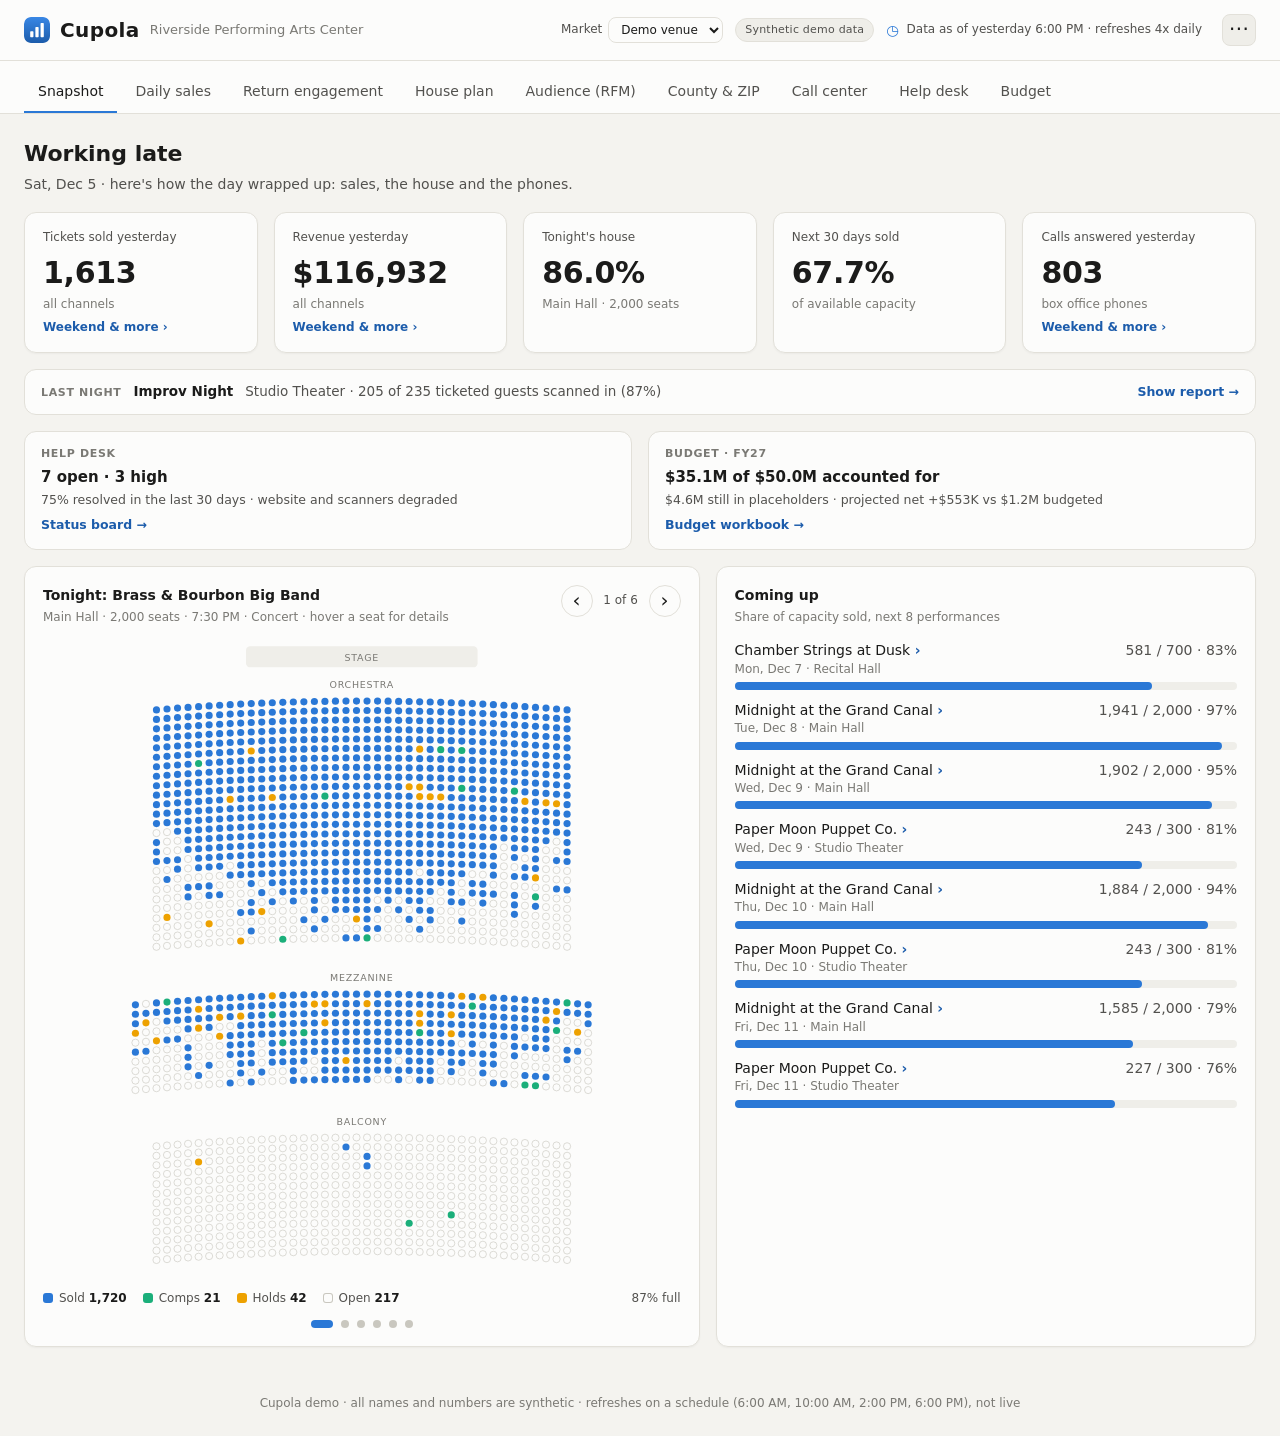
<file: index.html>
<!doctype html>
<html lang="en">
<head>
  <meta charset="utf-8" />
  <meta name="viewport" content="width=device-width, initial-scale=1, viewport-fit=cover" />
  <title>Cupola · Venue Dashboards</title>
  <meta name="description" content="Sales, seat maps, pacing, audience and call-center views in one place. Interactive demo on synthetic data." />
  <link rel="icon" type="image/svg+xml" href="icons/icon.svg" />
  <link rel="icon" type="image/png" sizes="32x32" href="icons/favicon-32.png" />
  <link rel="apple-touch-icon" href="icons/apple-touch-icon.png" />
  <link rel="manifest" href="manifest.webmanifest" />
  <meta name="theme-color" content="#fcfcfb" />
  <meta name="apple-mobile-web-app-capable" content="yes" />
  <meta name="mobile-web-app-capable" content="yes" />
  <meta name="apple-mobile-web-app-title" content="Cupola" />
  <meta name="apple-mobile-web-app-status-bar-style" content="default" />

  <!-- Link preview when the URL is texted, emailed or posted -->
  <meta property="og:type" content="website" />
  <meta property="og:site_name" content="Cupola" />
  <meta property="og:title" content="Cupola · Venue Dashboards" />
  <meta property="og:description" content="Sales, seat maps, pacing, audience and call-center views in one place. Interactive demo on synthetic data." />
  <meta property="og:url" content="https://nicksmith527.github.io/cupola-demo/" />
  <meta property="og:image" content="https://nicksmith527.github.io/cupola-demo/og-image.png" />
  <meta property="og:image:width" content="1200" />
  <meta property="og:image:height" content="630" />
  <meta name="twitter:card" content="summary_large_image" />
  <link rel="stylesheet" href="css/styles.css" />
  <link rel="stylesheet" href="css/period.css" />
</head>
<body>
  <div class="pinned">
  <header class="topbar">
    <div class="brand">
      <img class="brand-icon" src="icons/icon.svg" alt="" width="26" height="26" />
      <span class="brand-name" id="brand-name">Cupola</span>
      <span class="brand-sub" id="venue-name"></span>
    </div>
    <div class="status">
      <label class="market"><span class="hide-sm">Market</span>
        <select id="market" aria-label="Market"></select>
      </label>
      <span class="badge" title="Every number in this demo is invented">Synthetic demo data</span>
      <span class="refresh" id="refresh">
        <span class="sched-dot" aria-hidden="true">◷</span>
        <span id="as-of">Loading…</span>
      </span>
    </div>
  </header>

  <nav class="nav" id="nav" aria-label="Dashboards"></nav>
  </div>

  <main id="view" aria-live="polite"></main>

  <footer id="footer"></footer>

  <script type="module" src="js/app.js"></script>
</body>
</html>
</file>
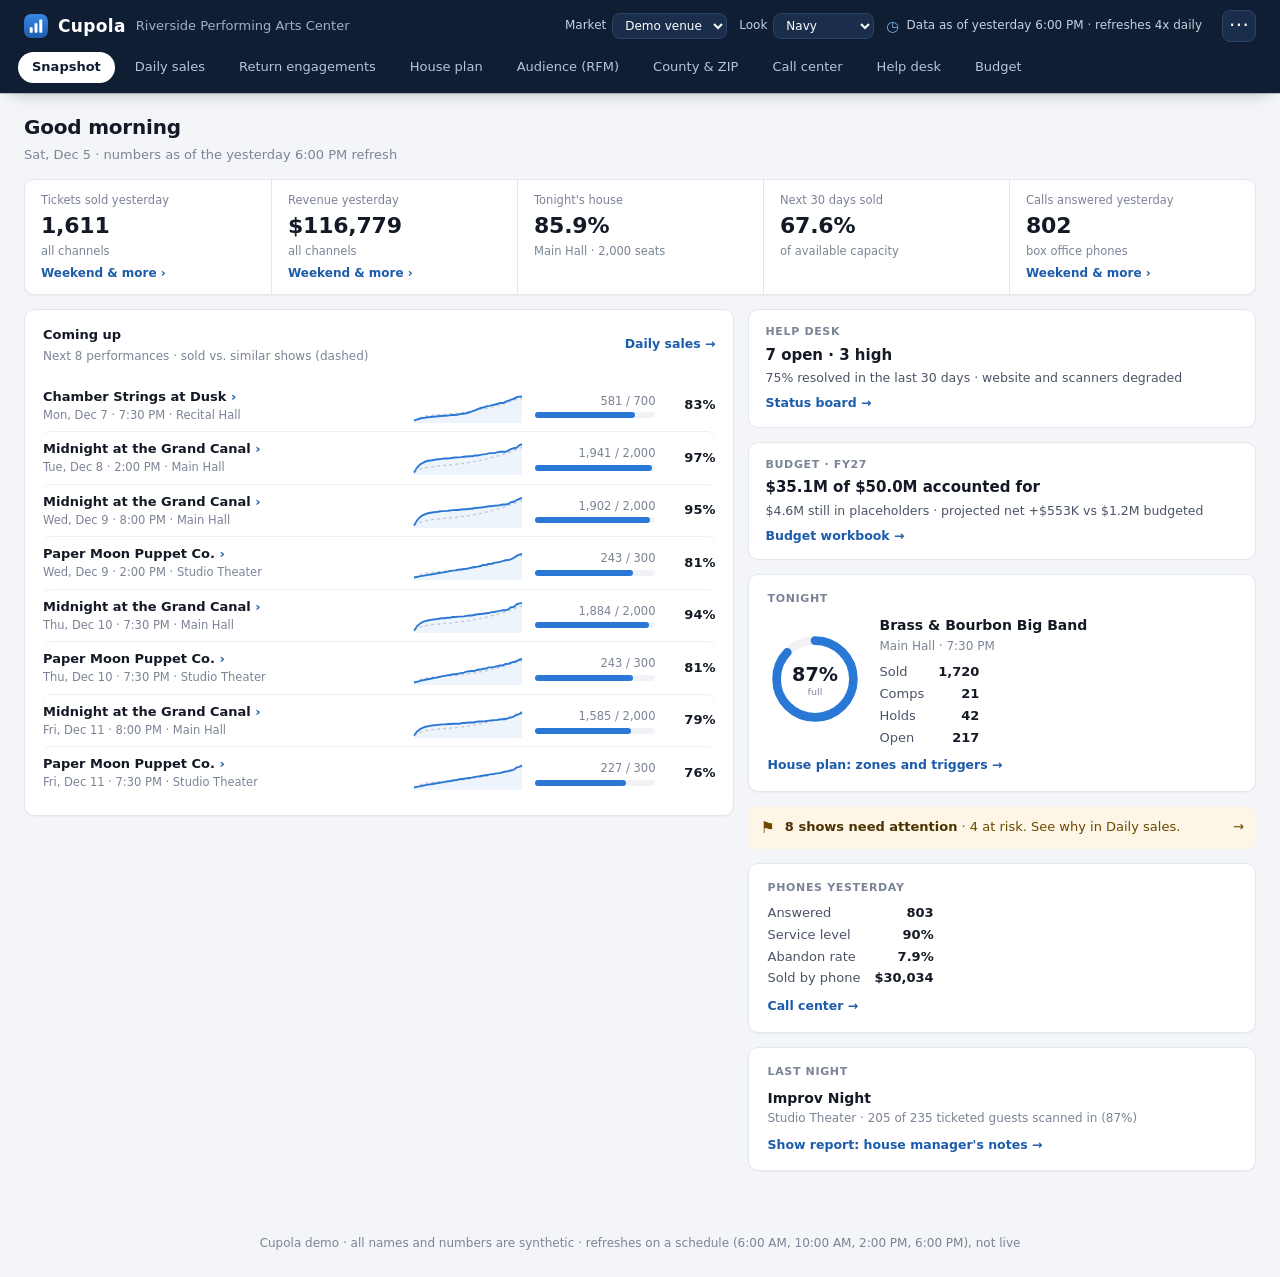
<file: next/index.html>
<!doctype html>
<html lang="en">
<head>
  <meta charset="utf-8" />
  <meta name="viewport" content="width=device-width, initial-scale=1, viewport-fit=cover" />
  <title>Cupola · Venue Dashboards (alternative look)</title>
  <meta name="description" content="Alternative layout for the Cupola demo. Interactive, synthetic data." />
  <meta name="robots" content="noindex" />
  <link rel="icon" type="image/svg+xml" href="../icons/icon.svg" />
  <link rel="apple-touch-icon" href="../icons/apple-touch-icon.png" />
  <meta name="theme-color" content="#0f1e33" />
  <meta name="apple-mobile-web-app-capable" content="yes" />
  <meta name="apple-mobile-web-app-title" content="Cupola" />
  <meta name="apple-mobile-web-app-status-bar-style" content="black-translucent" />
  <script>
    // Skin: ?skin=navy|gulf, otherwise by market (Tampa Bay gets Gulf Coast).
    (function () {
      var q = new URLSearchParams(location.search);
      document.documentElement.dataset.skin = q.get("skin") || (q.get("market") === "tampa" ? "gulf" : "navy");
    })();
  </script>
  <link rel="stylesheet" href="../css/styles.css" />
  <link rel="stylesheet" href="css/next.css" />
  <link rel="stylesheet" href="../css/period.css" />
</head>
<body class="next">
  <!-- Header and tabs live in one pinned bar, so the tabs never scroll away. -->
  <header class="appbar">
    <div class="topbar">
      <div class="brand">
        <img class="brand-icon" src="../icons/icon.svg" alt="" width="24" height="24" />
        <span class="brand-name" id="brand-name">Cupola</span>
        <span class="brand-sub" id="venue-name"></span>
      </div>
      <div class="status">
        <label class="market"><span class="hide-sm">Market</span>
          <select id="market" aria-label="Market"></select>
        </label>
        <label class="market look"><span class="hide-sm">Look</span>
          <select id="skin" aria-label="Look">
            <option value="navy">Navy</option>
            <option value="gulf">Gulf Coast</option>
          </select>
        </label>
        <span class="refresh" id="refresh">
          <span class="sched-dot" aria-hidden="true">◷</span>
          <span id="as-of">Loading…</span>
        </span>
      </div>
    </div>
    <nav class="nav" id="nav" aria-label="Dashboards"></nav>
  </header>

  <main id="view" aria-live="polite"></main>

  <footer id="footer"></footer>

  <script type="module" src="js/app.js"></script>
</body>
</html>
</file>
<file: css/styles.css>
/* ------------------------------------------------------------------
   Tokens. Chart colors come from a palette validated for color-vision
   deficiency on a dark surface. Text never wears a series color.
   ------------------------------------------------------------------ */
:root {
  color-scheme: light;
  --page: #f4f3ef;
  --surface-1: #fcfcfb;
  --surface-2: #efeee9;
  --border: #e2e0d9;
  --grid: #e8e6df;
  --text-primary: #1b1b1a;
  --text-secondary: #52514e;
  --text-muted: #7a7974;

  --series-1: #2a78d6; /* blue   */
  --series-2: #eb6834; /* orange */
  --series-3: #1baf7a; /* aqua   */
  --series-4: #eda100; /* yellow */
  --neutral-mark: #c9c7bf;

  --good: #0f7a0f;
  --warning: #b77d00;
  --critical: #d03b3b;

  --radius: 12px;
  --gap: 16px;
  --font: "Inter", system-ui, -apple-system, "Segoe UI", Roboto, sans-serif;
  --mono: ui-monospace, "SF Mono", Menlo, Consolas, monospace;
}

* { box-sizing: border-box; }
html, body { margin: 0; }
body {
  background: var(--page);
  color: var(--text-primary);
  font: 14px/1.45 var(--font);
  -webkit-font-smoothing: antialiased;
}
button { font: inherit; color: inherit; }

/* ---------- Header ---------- */
.topbar {
  position: sticky; top: 0; z-index: 20;
  display: flex; align-items: center; gap: 16px; flex-wrap: wrap;
  padding: 14px 24px;
  /* Clear the notch / status bar when opened from the home screen. */
  padding-top: max(14px, env(safe-area-inset-top));
  padding-left: max(24px, env(safe-area-inset-left));
  padding-right: max(24px, env(safe-area-inset-right));
  background: rgba(252, 252, 251, 0.92);
  backdrop-filter: blur(8px);
  border-bottom: 1px solid var(--border);
}
.brand { display: flex; align-items: center; gap: 10px; margin-right: auto; }
.brand-icon { width: 26px; height: 26px; border-radius: 7px; flex-shrink: 0; }
.brand-name { font-size: 20px; font-weight: 700; letter-spacing: 0.02em; }
.brand-sub { color: var(--text-muted); font-size: 13px; }

.status { display: flex; align-items: center; gap: 12px; font-size: 12px; color: var(--text-secondary); }
.badge {
  padding: 3px 9px; border-radius: 999px;
  border: 1px solid var(--border); background: var(--surface-2);
  color: var(--text-secondary); font-size: 11px; letter-spacing: 0.02em; white-space: nowrap;
}
.refresh { display: flex; align-items: center; gap: 8px; white-space: nowrap; }
.refresh-ring { width: 18px; height: 18px; transform: rotate(-90deg); }
.refresh-ring circle { fill: none; stroke-width: 3; }
.refresh-ring .track { stroke: var(--border); }
.refresh-ring .prog { stroke: var(--series-1); stroke-linecap: round; transition: stroke-dashoffset 1s linear; }
.refresh-btn {
  background: var(--surface-2); border: 1px solid var(--border); border-radius: 8px;
  padding: 4px 10px; cursor: pointer; font-size: 12px; white-space: nowrap;
}
.refresh-btn:hover { border-color: var(--text-muted); }

/* Header and tabs stay pinned together, so the tabs never scroll away. */
.pinned { position: sticky; top: 0; z-index: 20; background: rgba(252, 252, 251, 0.96); backdrop-filter: blur(8px); }
.pinned .topbar { position: static; }

/* ---------- Nav ---------- */
.nav {
  display: flex; gap: 4px; padding: 10px 24px 0; overflow-x: auto;
  border-bottom: 1px solid var(--border); scrollbar-width: none;
}
.nav::-webkit-scrollbar { display: none; }
.nav a {
  color: var(--text-secondary); text-decoration: none; white-space: nowrap;
  padding: 10px 14px; border-bottom: 2px solid transparent; font-weight: 500;
}
.nav a:hover { color: var(--text-primary); }
.nav a[aria-current="page"] { color: var(--text-primary); border-bottom-color: var(--series-1); }

/* ---------- Layout ---------- */
main { padding: 24px; max-width: 1320px; margin: 0 auto; }
.view-head { display: flex; align-items: flex-end; justify-content: space-between; gap: 16px; flex-wrap: wrap; margin-bottom: 18px; }
.view-head h1 { font-size: 22px; margin: 0; font-weight: 650; }
.view-head p { margin: 4px 0 0; color: var(--text-secondary); }

.grid { display: grid; gap: var(--gap); }
.kpis { grid-template-columns: repeat(auto-fit, minmax(170px, 1fr)); margin-bottom: var(--gap); }
.two-col { grid-template-columns: minmax(0, 1.25fr) minmax(0, 1fr); }
.two-col-even { grid-template-columns: minmax(0, 1fr) minmax(0, 1fr); }
@media (max-width: 600px) {
  .hide-sm { display: none; }
  .brand-sub { display: none; }
  .status { width: 100%; flex-wrap: wrap; gap: 8px 10px; }
  .status .refresh-btn { margin-left: auto; }
}
@media (max-width: 900px) {
  .two-col, .two-col-even { grid-template-columns: minmax(0, 1fr); }
  main { padding: 16px; }
  .topbar { padding: max(12px, env(safe-area-inset-top)) 16px 12px; }
  .nav { padding: 6px 12px 0; }
}

.card {
  background: var(--surface-1); border: 1px solid var(--border);
  border-radius: var(--radius); padding: 18px;
  box-shadow: 0 1px 2px rgba(30, 28, 20, 0.04);
  animation: rise 0.5s cubic-bezier(.2,.7,.2,1) both;
}
.card:nth-child(2) { animation-delay: 0.06s; }
.card:nth-child(3) { animation-delay: 0.12s; }
.card:nth-child(4) { animation-delay: 0.18s; }
.card:nth-child(5) { animation-delay: 0.24s; }
.card h2 { font-size: 14px; margin: 0 0 4px; font-weight: 600; }
.card .sub { color: var(--text-muted); font-size: 12px; margin: 0 0 14px; }
@keyframes rise { from { opacity: 0; transform: translateY(10px); } to { opacity: 1; transform: none; } }

/* ---------- Stat tiles ---------- */
.tile { padding: 16px 18px; position: relative; overflow: hidden; }
.tile .label { color: var(--text-secondary); font-size: 12px; }
.tile .value { font-size: 30px; font-weight: 650; letter-spacing: -0.01em; margin-top: 4px; font-variant-numeric: tabular-nums; }
.tile .note { color: var(--text-muted); font-size: 12px; margin-top: 2px; }
.tile .delta { font-size: 12px; margin-top: 2px; color: var(--text-secondary); }
.tile .delta .up { color: var(--good); }
.tile .delta .down { color: var(--critical); }
.tile.flash::after {
  content: ""; position: absolute; inset: 0; border-radius: inherit;
  box-shadow: inset 0 0 0 1px var(--series-1);
  animation: flash 1.4s ease-out both; pointer-events: none;
}
@keyframes flash { from { opacity: 1; } to { opacity: 0; } }

/* ---------- Bars (HTML) ---------- */
.bar-list { display: flex; flex-direction: column; gap: 10px; }
.bar-row { display: grid; grid-template-columns: minmax(0, 1fr) auto; gap: 4px 12px; align-items: baseline; }
.bar-row .name { white-space: nowrap; overflow: hidden; text-overflow: ellipsis; }
.bar-row .meta { color: var(--text-muted); font-size: 12px; }
.bar-row .num { font-variant-numeric: tabular-nums; color: var(--text-secondary); text-align: right; }
.bar-track { grid-column: 1 / -1; height: 8px; border-radius: 4px; background: var(--surface-2); overflow: hidden; }
.bar-fill {
  height: 100%; width: 0; border-radius: 0 4px 4px 0; background: var(--series-1);
  transition: width 1.1s cubic-bezier(.2,.7,.2,1);
}
.clickable { cursor: pointer; border-radius: 8px; padding: 6px 8px; margin: -6px -8px; }
.clickable:hover { background: var(--surface-2); }

/* ---------- Seat map ---------- */
.card-head { display: flex; justify-content: space-between; align-items: flex-start; gap: 12px; }
.card-head h2 { margin-bottom: 4px; }
.pager { display: flex; align-items: center; gap: 6px; flex-shrink: 0; }
.pager-btn {
  width: 32px; height: 32px; border-radius: 50%; cursor: pointer;
  border: 1px solid var(--border); background: var(--surface-1);
  font-size: 20px; line-height: 1; display: grid; place-items: center; padding: 0 0 2px;
  transition: background 0.15s, border-color 0.15s, transform 0.1s;
}
.pager-btn:hover { background: var(--surface-2); border-color: var(--text-muted); }
.pager-btn:active { transform: scale(0.92); }
.pager-btn:focus-visible, .pip:focus-visible { outline: 2px solid var(--series-1); outline-offset: 2px; }
.pager-count { font-size: 12px; color: var(--text-secondary); min-width: 44px; text-align: center; font-variant-numeric: tabular-nums; }
.seatmap-wrap { overflow: hidden; touch-action: pan-y; }
.pips { display: flex; justify-content: center; gap: 8px; margin-top: 12px; }
.pip { width: 8px; height: 8px; border-radius: 50%; border: 0; padding: 0; background: var(--neutral-mark); cursor: pointer; transition: width 0.25s, background 0.25s; }
.pip.on { width: 22px; border-radius: 4px; background: var(--series-1); }
.slide-in-right { animation: slideR 0.45s cubic-bezier(.2,.7,.2,1) both; }
.slide-in-left { animation: slideL 0.45s cubic-bezier(.2,.7,.2,1) both; }
@keyframes slideR { from { opacity: 0; transform: translateX(40px); } to { opacity: 1; transform: none; } }
@keyframes slideL { from { opacity: 0; transform: translateX(-40px); } to { opacity: 1; transform: none; } }
.seatmap { max-height: 640px; }
.seatmap { width: 100%; height: auto; display: block; margin: 0 auto; }
.seat { fill: var(--surface-1); stroke: var(--neutral-mark); stroke-width: 0.6; transition: fill 0.4s ease; }
.seat.sold { fill: var(--series-1); stroke: none; }
.seat.comp { fill: var(--series-3); stroke: none; }
.seat.hold { fill: var(--series-4); stroke: none; }
.seat.pop { animation: pop 0.9s ease-out both; }
@keyframes pop { 0% { transform: scale(2.2); } 100% { transform: scale(1); } }
.seat { transform-box: fill-box; transform-origin: center; }
.stage { fill: var(--surface-2); }
.svg-label { fill: var(--text-muted); font-size: 9px; letter-spacing: 0.08em; font-family: var(--font); }

.legend { display: flex; flex-wrap: wrap; gap: 6px 16px; font-size: 12px; color: var(--text-secondary); margin-top: 10px; }
.legend i { display: inline-block; width: 10px; height: 10px; border-radius: 3px; margin-right: 6px; vertical-align: -1px; }
.legend i.line { height: 3px; border-radius: 2px; vertical-align: 3px; width: 16px; }
.legend b { color: var(--text-primary); font-weight: 600; font-variant-numeric: tabular-nums; }

/* ---------- SVG charts ---------- */
.chart { width: 100%; height: auto; display: block; overflow: visible; }
.chart .gridline { stroke: var(--grid); stroke-width: 1; }
.chart .axis-label { fill: var(--text-muted); font-size: 11px; font-family: var(--font); }
.chart .direct-label { fill: var(--text-secondary); font-size: 12px; font-family: var(--font); font-weight: 500; }
.chart .series { fill: none; stroke-width: 2; stroke-linejoin: round; stroke-linecap: round; }
.chart .series.primary { stroke-width: 3; }
.chart .draw { animation: draw 1.6s cubic-bezier(.3,.6,.2,1) both; }
@keyframes draw { from { stroke-dashoffset: var(--len); } to { stroke-dashoffset: 0; } }
.chart .today-line { stroke: var(--text-muted); stroke-dasharray: 3 4; }
.chart .crosshair { stroke: var(--text-secondary); stroke-width: 1; }
.chart .dot { stroke: var(--surface-1); stroke-width: 2; }
.chart .grow { transform-box: fill-box; transform-origin: bottom; animation: grow 0.9s cubic-bezier(.2,.7,.2,1) both; }
@keyframes grow { from { transform: scaleY(0); } to { transform: scaleY(1); } }

.heat-cell { transition: opacity 0.2s; animation: fade 0.6s ease both; }
.heat-cell:hover { opacity: 0.8; }
@keyframes fade { from { opacity: 0; } to { opacity: 1; } }

/* ---------- Tables ---------- */
table { width: 100%; border-collapse: collapse; font-variant-numeric: tabular-nums; }
th, td { text-align: left; padding: 8px 6px; border-bottom: 1px solid var(--border); }
th { color: var(--text-muted); font-weight: 500; font-size: 12px; }
td.r, th.r { text-align: right; }
td .muted { color: var(--text-muted); font-size: 12px; }
.table-wrap { overflow-x: auto; }

/* ---------- Tooltip ---------- */
.tooltip {
  position: fixed; z-index: 50; pointer-events: none;
  background: #ffffff; border: 1px solid var(--border); border-radius: 8px;
  padding: 8px 10px; font-size: 12px; color: var(--text-primary);
  box-shadow: 0 8px 24px rgba(30, 28, 20, 0.14);
  opacity: 0; transition: opacity 0.12s; max-width: 260px;
}
.tooltip.show { opacity: 1; }
.tooltip .t-title { font-weight: 600; margin-bottom: 4px; }
.tooltip .t-row { display: flex; justify-content: space-between; gap: 14px; color: var(--text-secondary); }
.tooltip .t-row b { color: var(--text-primary); font-weight: 600; }
.tooltip i { display: inline-block; width: 8px; height: 8px; border-radius: 2px; margin-right: 6px; }

.callout { border-left: 3px solid var(--series-1); padding: 8px 12px; background: var(--surface-2); border-radius: 0 8px 8px 0; color: var(--text-secondary); font-size: 13px; }
.pill { display: inline-block; padding: 2px 8px; border-radius: 999px; background: var(--surface-2); color: var(--text-secondary); font-size: 11px; }

footer { color: var(--text-muted); font-size: 12px; text-align: center; padding: 24px 24px max(24px, env(safe-area-inset-bottom)); }

@media (prefers-reduced-motion: reduce) {
  *, *::before, *::after { animation-duration: 0.01ms !important; animation-delay: 0ms !important; transition-duration: 0.01ms !important; }
}

/* ---------- Daily sales report ---------- */
.chip {
  display: inline-flex; align-items: center; gap: 6px; white-space: nowrap;
  padding: 3px 9px; border-radius: 999px; font-size: 12px; font-weight: 600;
  color: var(--text-primary); background: var(--surface-2);
}
.chip i { width: 8px; height: 8px; border-radius: 50%; display: inline-block; }
.chip.on i { background: var(--good); }
.chip.ahead i { background: var(--good); }
.chip.ahead { background: #e6f4e6; }
.chip.behind { background: #fdf1d8; }
.chip.behind i { background: #fab219; }
.chip.risk { background: #fae3e3; }
.chip.risk i { background: var(--critical); }
.chip.cross { background: #e5eefb; color: #1c5cab; font-weight: 600; }

.watch { margin-bottom: var(--gap); border-color: #f0d9d9; }
.watch-row {
  display: grid; grid-template-columns: 140px minmax(0, 1fr) auto 170px; gap: 6px 16px; align-items: center;
  width: 100%; text-align: left; background: none; border: 0; border-top: 1px solid var(--border);
  padding: 12px 6px; cursor: pointer; border-radius: 8px;
}
.watch-row:first-child { border-top: 0; }
.watch-row:hover { background: var(--surface-2); }
.watch-row .name { font-weight: 600; }
.watch-row .meta, .r-row .meta, .r-sold .meta { color: var(--text-muted); font-size: 12px; }
.w-when { display: flex; flex-direction: column; align-items: flex-end; gap: 4px; color: var(--text-secondary); font-size: 13px; }
.w-nums { text-align: right; font-variant-numeric: tabular-nums; font-size: 13px; }

.report-controls { display: flex; justify-content: space-between; align-items: center; gap: 12px; flex-wrap: wrap; margin-bottom: 12px; }
.seg { display: inline-flex; background: var(--surface-2); border-radius: 10px; padding: 3px; gap: 2px; overflow-x: auto; max-width: 100%; }
.seg button { border: 0; background: none; padding: 6px 12px; border-radius: 8px; cursor: pointer; font-size: 13px; color: var(--text-secondary); white-space: nowrap; }
.seg button[aria-selected="true"] { background: var(--surface-1); color: var(--text-primary); box-shadow: 0 1px 2px rgba(30,28,20,.12); font-weight: 600; }
.toggle { display: inline-flex; align-items: center; gap: 8px; font-size: 13px; color: var(--text-secondary); cursor: pointer; }
.toggle input { accent-color: var(--series-1); width: 16px; height: 16px; }

.report { font-variant-numeric: tabular-nums; }
.r-row {
  display: grid; grid-template-columns: 128px minmax(0, 1.5fr) minmax(150px, 1fr) 90px 100px 200px;
  gap: 12px; align-items: center; padding: 9px 8px; border-bottom: 1px solid var(--border);
}
.report.enter .r-row:not(.r-head) { animation: fade 0.45s ease both; }
.r-row .r { text-align: right; }
.r-head { color: var(--text-muted); font-size: 12px; font-weight: 500; border-bottom-color: var(--neutral-mark); padding-top: 0; }
.r-row .name { white-space: nowrap; overflow: hidden; text-overflow: ellipsis; }
.r-sold { display: flex; justify-content: space-between; font-size: 13px; margin-bottom: 4px; }
.r-row .bar-track { height: 6px; }
.r-row.past { color: var(--text-secondary); background: repeating-linear-gradient(135deg, transparent 0 8px, rgba(30,28,20,.025) 8px 16px); }
.r-row.past .bar-fill { background: var(--neutral-mark); }
.r-row.flagged { background: linear-gradient(90deg, rgba(208,59,59,.06), transparent 40%); }
.r-row.found { animation: found 2s ease-out both; }
@keyframes found { 0%, 30% { background: #dbe8fb; } 100% { background: transparent; } }
.bump { display: inline-block; color: var(--good); font-weight: 600; animation: bump 1.2s ease-out both; }
@keyframes bump { 0% { transform: scale(1.5); } 100% { transform: scale(1); } }
.r-section { padding: 14px 8px 6px; font-size: 12px; font-weight: 600; color: var(--text-secondary); text-transform: uppercase; letter-spacing: 0.05em; display: flex; gap: 10px; align-items: center; }
.r-section .pill { text-transform: none; letter-spacing: 0; font-weight: 500; }
.r-today { position: relative; margin: 14px 0 4px; text-align: left; }
.r-today::before { content: ""; position: absolute; left: 0; right: 0; top: 50%; border-top: 2px solid var(--series-1); }
.r-today span { position: relative; background: var(--series-1); color: #fff; font-size: 12px; font-weight: 600; padding: 3px 10px; border-radius: 999px; margin-left: 8px; }
.r-week { padding: 14px 8px 4px; font-size: 12px; font-weight: 600; color: var(--text-muted); }
.report-foot { margin-top: 12px; font-size: 13px; color: var(--text-secondary); }
.link { background: none; border: 0; padding: 0; color: #1c5cab; font-weight: 600; cursor: pointer; text-decoration: underline; text-underline-offset: 2px; }

@media (max-width: 900px) {
  .watch-row { grid-template-columns: minmax(0, 1fr) auto; }
  .watch-row .w-status { grid-column: 1 / -1; }
  .w-nums { grid-column: 1 / -1; text-align: left; }
  .w-nums br { display: none; }
  .w-nums .meta::before { content: " · "; }
  .r-head { display: none; }
  .r-row { grid-template-columns: minmax(0, 1fr) auto; gap: 4px 12px; padding: 12px 6px; }
  .r-row .c-date { grid-column: 1 / -1; font-size: 12px; color: var(--text-secondary); display: flex; gap: 6px; }
  .r-row .c-date .meta::before { content: "· "; }
  .r-row .c-show { grid-column: 1; }
  .r-row .name { white-space: normal; }
  .r-row .c-pace { grid-column: 2; grid-row: 2; text-align: right; }
  .r-row .c-sold { grid-column: 1 / -1; }
  .r-row .c-24 { grid-column: 1; text-align: left; font-size: 13px; }
  .r-row .c-24::before { content: "Last 24 hrs: "; color: var(--text-muted); }
  .r-row.past .c-24::before { content: ""; }
  .r-row .c-rev { grid-column: 2; display: flex; gap: 6px; font-size: 13px; }
  .r-row .c-rev .meta::before { content: "· "; }
}

.why { color: var(--text-secondary); font-size: 12px; margin-top: 3px; }
.c-pace .why { white-space: normal; }
.rules { margin-top: 12px; padding-top: 10px; border-top: 1px dashed var(--border); font-size: 12px; color: var(--text-muted); }
.rules b { color: var(--text-secondary); font-weight: 600; }

/* ---------- Market switcher ---------- */
.market { display: inline-flex; align-items: center; gap: 6px; font-size: 12px; color: var(--text-secondary); }
.market select {
  font: inherit; font-size: 12px; color: var(--text-primary); background: var(--surface-1);
  border: 1px solid var(--border); border-radius: 8px; padding: 4px 8px; cursor: pointer;
}

/* ---------- County & ZIP (market) ---------- */
.geo-hero { display: grid; grid-template-columns: minmax(0, 2fr) repeat(3, minmax(0, 1fr)); gap: var(--gap); margin-bottom: var(--gap); }
.hero-main {
  display: flex; align-items: center; gap: 22px; padding: 22px 26px;
  background: linear-gradient(135deg, #1c5cab, #2a78d6 60%, #3987e5); color: #fff; border: 0;
}
.hero-num { font-size: 78px; font-weight: 750; line-height: 1; letter-spacing: -0.03em; font-variant-numeric: tabular-nums; }
.hero-text { font-size: 18px; line-height: 1.35; opacity: 0.95; }
.hero-text b { font-weight: 700; }
.hero-stat { padding: 16px 18px; }
.hero-stat .label { color: var(--text-secondary); font-size: 12px; }
.hs-big { font-size: 32px; font-weight: 700; margin-top: 4px; letter-spacing: -0.01em; font-variant-numeric: tabular-nums; }
.hero-stat .note { color: var(--text-muted); font-size: 12px; }

.map-card { margin-bottom: var(--gap); }
.map-frame { height: 540px; border-radius: 10px; overflow: hidden; background: #e9f0f8; position: relative; }
.geo-map { width: 100%; height: 100%; display: block; }
.geo-map .state { stroke: #fff; stroke-width: 0.5; vector-effect: non-scaling-stroke; transition: fill 0.6s ease; }
.geo-map .county {
  stroke: #fff; stroke-width: 0.8; vector-effect: non-scaling-stroke; cursor: pointer;
  transition: fill 0.7s ease, opacity 0.2s;
}
.geo-map .county:hover { opacity: 0.82; }
.geo-map .county.selected { stroke: #1b1b1a; stroke-width: 2.5; }
.geo-map.national .state { stroke-width: 0.8; cursor: default; }
.map-labels { pointer-events: none; transition: opacity 0.25s; }
.map-labels text {
  fill: #1b1b1a; font-family: var(--font); font-weight: 600;
  paint-order: stroke; stroke: rgba(255,255,255,0.92); stroke-linejoin: round;
}
.map-labels text.v { font-weight: 750; }
.map-legend { display: flex; align-items: center; gap: 8px; margin-top: 10px; font-size: 12px; color: var(--text-secondary); flex-wrap: wrap; }
.map-legend .ramp { display: flex; }
.map-legend .ramp i { width: 22px; height: 10px; }
.map-legend .ramp i:first-child { border-radius: 3px 0 0 3px; }
.map-legend .ramp i:last-child { border-radius: 0 3px 3px 0; }
.map-legend .no-data { margin-left: 12px; }
.map-legend .no-data i { display: inline-block; width: 10px; height: 10px; border-radius: 2px; margin-right: 6px; vertical-align: -1px; }

.rank { display: inline-block; width: 22px; color: var(--text-muted); font-variant-numeric: tabular-nums; font-size: 12px; }
.bar-row.sel { background: #dbe8fb; }

.zip-board { display: flex; flex-direction: column; }
.zip-row {
  display: grid; grid-template-columns: 40px minmax(0, 1fr) auto; gap: 14px; align-items: center;
  padding: 10px 4px; border-bottom: 1px solid var(--border); animation: rise 0.45s cubic-bezier(.2,.7,.2,1) both;
}
.zip-row:last-child { border-bottom: 0; }
.zip-rank { font-size: 26px; font-weight: 750; color: #9ec5f4; text-align: center; font-variant-numeric: tabular-nums; }
.zip-row:nth-child(1) .zip-rank { color: #1c5cab; }
.zip-row:nth-child(2) .zip-rank { color: #2a78d6; }
.zip-row:nth-child(3) .zip-rank { color: #5d98e8; }
.zip-code { font-size: 22px; font-weight: 750; letter-spacing: 0.02em; font-variant-numeric: tabular-nums; }
.zip-main .meta { font-size: 12px; color: var(--text-muted); margin-bottom: 6px; }
.zip-main .bar-track { height: 6px; }
.zip-nums { text-align: right; display: flex; flex-direction: column; font-variant-numeric: tabular-nums; }
.zip-nums b { font-size: 20px; font-weight: 700; }
.zip-nums .meta { font-size: 11px; color: var(--text-muted); }

@media (max-width: 900px) {
  .geo-hero { grid-template-columns: minmax(0, 1fr) minmax(0, 1fr); }
  .hero-main { grid-column: 1 / -1; padding: 18px; gap: 16px; }
  .hero-num { font-size: 56px; }
  .hero-text { font-size: 15px; }
  .hero-stat:last-child { grid-column: 1 / -1; }
  .map-frame { height: 380px; }
  .map-card .card-head { flex-direction: column; }
  .map-card .seg { width: 100%; }
}

/* ---------- Scheduled refresh label ---------- */
.sched-dot { color: var(--series-1); font-size: 14px; line-height: 1; }

/* ---------- House plan ---------- */
.strip {
  display: grid; grid-template-columns: repeat(auto-fit, minmax(150px, 1fr));
  background: var(--surface-1); border: 1px solid var(--border); border-radius: var(--radius);
  margin-bottom: var(--gap); overflow: hidden;
}
.stat { padding: 12px 16px; border-left: 1px solid var(--border); position: relative; min-width: 0; }
.stat:first-child { border-left: 0; }
.stat .label { font-size: 12px; color: var(--text-secondary); }
.stat .value { font-size: 26px; font-weight: 650; margin-top: 2px; font-variant-numeric: tabular-nums; }
.stat .note { font-size: 12px; color: var(--text-muted); }
@media (max-width: 700px) {
  .strip { grid-template-columns: repeat(2, minmax(0, 1fr)); }
  .stat { border-left: 0; border-top: 1px solid var(--border); }
  .stat:nth-child(-n+2) { border-top: 0; }
  .stat:nth-child(even) { border-left: 1px solid var(--border); }
}
.cols { display: grid; gap: var(--gap); grid-template-columns: minmax(0, 1.2fr) minmax(0, 1fr); align-items: start; }
.cols.even { grid-template-columns: minmax(0, 1fr) minmax(0, 1fr); }
@media (max-width: 760px) { .cols, .cols.even { grid-template-columns: minmax(0, 1fr); } }
.mt { margin-top: var(--gap); }
.kv { display: grid; grid-template-columns: auto auto; gap: 3px 14px; font-size: 13px; color: var(--text-secondary); justify-content: start; }
.kv b { color: var(--text-primary); font-variant-numeric: tabular-nums; font-weight: 600; text-align: right; }
.zone-row { display: grid; grid-template-columns: minmax(0, 1fr) auto; gap: 4px 12px; padding: 8px 0; border-top: 1px solid var(--grid); }
.zone-row:first-child { border-top: 0; }
.zone-row .name { font-weight: 600; }
.zone-row .num { font-variant-numeric: tabular-nums; color: var(--text-secondary); font-size: 13px; text-align: right; }
.zone-track { grid-column: 1 / -1; height: 10px; border-radius: 5px; background: var(--surface-2); overflow: hidden; display: flex; }
.zone-track i { display: block; height: 100%; }
.seat.in { fill: var(--series-1); stroke: none; }
.seat.due { fill: #bcd4f3; stroke: none; }
.trig {
  display: grid; grid-template-columns: minmax(0, 1fr) auto; gap: 6px 12px; align-items: center;
  width: 100%; text-align: left; font: inherit; color: inherit; cursor: pointer;
  background: none; border: 0; border-top: 1px solid var(--border); padding: 10px 8px;
}
.trig:first-child { border-top: 0; }
.trig:hover { background: var(--surface-2); }
.trig.sel { background: #eef4fc; box-shadow: inset 3px 0 0 var(--series-1); }
.trig .name { font-weight: 600; }
.trig .meta { font-size: 12px; color: var(--text-muted); }
@media (max-width: 600px) {
  .trig { grid-template-columns: minmax(0, 1fr); }
  .trig .t-chip { grid-row: 1; }
}

/* Phones: stack each zone's name over its numbers so they can't overlap. */
.pill { white-space: nowrap; }
@media (max-width: 600px) {
  .zone-row { grid-template-columns: minmax(0, 1fr); gap: 2px; }
  .zone-row .num { text-align: left; }
}
@media (max-width: 600px) {
  .bar-row .name { white-space: normal; }
}
</file>
<file: css/period.css>
/* Sales recap pop-up (shared by both versions). */
.pr-link {
  background: none; border: 0; padding: 0; margin-top: 6px; cursor: pointer;
  font: 600 12px var(--font); color: var(--accent, #1c5cab); display: inline-block;
}
.pr-link:hover { text-decoration: underline; }
body.pr-lock { overflow: hidden; }
.pr-backdrop {
  position: fixed; inset: 0; z-index: 100; background: rgba(15, 22, 34, .45);
  display: flex; align-items: flex-start; justify-content: center; padding: 4vh 16px;
  overflow-y: auto; animation: pr-fade .2s ease both;
}
@keyframes pr-fade { from { opacity: 0; } to { opacity: 1; } }
.pr-modal {
  background: var(--page, #f4f3ef); border-radius: 14px; width: min(980px, 100%);
  box-shadow: 0 24px 60px -20px rgba(0,0,0,.45); overflow: hidden; animation: pr-up .25s cubic-bezier(.2,.7,.2,1) both;
}
@keyframes pr-up { from { transform: translateY(12px); opacity: 0; } to { transform: none; opacity: 1; } }
.pr-head { display: flex; justify-content: space-between; align-items: flex-start; gap: 12px; padding: 18px 20px 8px; background: var(--surface-1); }
.pr-head h2 { margin: 0; font-size: 18px; }
.pr-sub { margin: 3px 0 0; color: var(--text-muted); font-size: 13px; }
.pr-close { border: 1px solid var(--border); background: var(--surface-1); border-radius: 8px; width: 34px; height: 34px; cursor: pointer; font-size: 14px; flex-shrink: 0; }
.pr-close:hover { border-color: var(--text-muted); }
.pr-tabs { display: flex; gap: 6px; padding: 8px 20px 14px; background: var(--surface-1); border-bottom: 1px solid var(--border); overflow-x: auto; scrollbar-width: none; }
.pr-tabs::-webkit-scrollbar { display: none; }
.pr-tabs button {
  border: 1px solid var(--border); background: var(--surface-1); border-radius: 999px; padding: 6px 13px;
  font: 500 13px var(--font); color: var(--text-secondary); cursor: pointer; white-space: nowrap;
}
.pr-tabs button[aria-selected="true"] { background: var(--accent, #1c5cab); border-color: var(--accent, #1c5cab); color: #fff; font-weight: 600; }
.pr-custom { display: flex; gap: 14px; flex-wrap: wrap; padding: 10px 20px; background: var(--surface-1); border-bottom: 1px solid var(--border); font-size: 13px; color: var(--text-secondary); }
.pr-custom input { font: inherit; padding: 5px 8px; border: 1px solid var(--border); border-radius: 8px; margin-left: 6px; background: var(--surface-1); color: var(--text-primary); }
.pr-body { padding: 16px 20px 20px; display: flex; flex-direction: column; gap: 14px; }
.pr-stats { display: grid; grid-template-columns: repeat(5, minmax(0, 1fr)); background: var(--surface-1); border: 1px solid var(--border); border-radius: 10px; overflow: hidden; }
.pr-stats > div { padding: 12px 14px; border-left: 1px solid var(--border); display: flex; flex-direction: column; gap: 1px; min-width: 0; }
.pr-stats > div:first-child { border-left: 0; }
.pr-stats span { font-size: 11.5px; color: var(--text-muted); }
.pr-stats b { font-size: 21px; font-weight: 650; font-variant-numeric: tabular-nums; }
.pr-vs { font-size: 11.5px; color: var(--text-muted); }
.pr-vs.up { color: var(--good); } .pr-vs.down { color: var(--critical); }
.pr-card { background: var(--surface-1); border: 1px solid var(--border); border-radius: 10px; padding: 14px 16px; }
.pr-card h3 { margin: 0 0 10px; font-size: 13px; font-weight: 650; }
.pr-note { font-weight: 400; color: var(--text-muted); font-size: 12px; margin-left: 4px; }
.pr-chart { width: 100%; height: auto; display: block; }
.pr-ax { fill: var(--text-muted); font: 11px var(--font); }
.pr-val { fill: var(--text-secondary); font: 600 11px var(--font); }
.pr-table-wrap { overflow-x: auto; }
.pr-table { width: 100%; border-collapse: collapse; font-size: 13px; font-variant-numeric: tabular-nums; }
.pr-table th { text-align: left; font-weight: 500; font-size: 11.5px; color: var(--text-muted); padding: 0 8px 8px; border-bottom: 1px solid var(--border); white-space: nowrap; }
.pr-table td { padding: 8px; border-bottom: 1px solid var(--grid, #eee); vertical-align: top; white-space: nowrap; }
.pr-table tfoot td { font-weight: 650; border-bottom: 0; border-top: 1px solid var(--neutral-mark); }
.pr-table .r { text-align: right; }
.pr-stage { white-space: normal !important; font-size: 12px; color: var(--text-secondary); min-width: 160px; }
.pr-muted { color: var(--text-muted); font-size: 12px; }
.pr-pill { display: inline-block; font-size: 10.5px; font-weight: 600; padding: 1px 7px; border-radius: 999px; background: #fdf1d8; color: #6b4a00; vertical-align: 1px; }
.pr-pill.final { background: #e6f4e6; color: #0f5a0f; }
.pr-cols { display: grid; grid-template-columns: minmax(0, 1fr) minmax(0, 1fr); gap: 14px; align-items: start; }
.pr-show { padding: 10px 0; border-top: 1px solid var(--grid, #eee); }
.pr-show:first-of-type { border-top: 0; padding-top: 0; }
.pr-show-top { display: flex; justify-content: space-between; gap: 10px; align-items: flex-start; }
.pr-kv { display: grid; grid-template-columns: auto 1fr; gap: 2px 12px; font-size: 12.5px; color: var(--text-secondary); margin-top: 6px; }
.pr-kv b { color: var(--text-primary); font-weight: 600; font-variant-numeric: tabular-nums; }
.pr-bar { margin-bottom: 9px; }
.pr-bar-top { display: flex; justify-content: space-between; gap: 10px; font-size: 13px; margin-bottom: 3px; }
.pr-bar-top span { white-space: nowrap; overflow: hidden; text-overflow: ellipsis; }
.pr-bar-top b { font-variant-numeric: tabular-nums; }
.pr-track { height: 6px; border-radius: 3px; background: var(--surface-2); overflow: hidden; }
.pr-track i { display: block; height: 100%; background: var(--series-1); border-radius: 3px; }
.pr-foot { margin: 0; font-size: 12px; color: var(--text-muted); }

@media (max-width: 760px) {
  .pr-backdrop { padding: 0; }
  .pr-modal { border-radius: 0; min-height: 100%; }
  .pr-head { padding-top: max(16px, env(safe-area-inset-top)); }
  .pr-stats { grid-template-columns: repeat(2, minmax(0, 1fr)); }
  .pr-stats > div { border-left: 0; border-top: 1px solid var(--border); }
  .pr-stats > div:nth-child(-n+2) { border-top: 0; }
  .pr-stats > div:nth-child(even) { border-left: 1px solid var(--border); }
  .pr-stats > div:last-child { grid-column: 1 / -1; border-left: 0; }
  .pr-cols { grid-template-columns: minmax(0, 1fr); }
  .pr-ch { display: none; }
  .pr-body { padding: 14px 12px 24px; }
}
.pr-custom[hidden] { display: none; }
.pr-chart { max-height: 160px; }

/* ==================================================================
   Shared extras: links, export buttons, toast, menus, About page,
   show report. Loaded by both versions; colors follow each skin.
   ================================================================== */
.go { display: inline-flex; align-items: center; gap: 4px; font: 600 12.5px var(--font); color: var(--accent, #1c5cab); text-decoration: none; margin-top: 10px; background: none; border: 0; padding: 0; cursor: pointer; }
.go:hover { text-decoration: underline; }

/* Export buttons */
.x-group { display: flex; gap: 6px; align-items: center; flex-wrap: wrap; justify-content: flex-end; }
.x-btn {
  display: inline-flex; align-items: center; gap: 4px; white-space: nowrap; cursor: pointer;
  border: 1px solid var(--border); background: var(--surface-1); color: var(--text-primary);
  border-radius: 8px; padding: 5px 10px; font: 550 12.5px var(--font);
}
.x-btn:hover:not(:disabled) { border-color: var(--accent, #1c5cab); color: var(--accent, #1c5cab); }
.x-btn:disabled { opacity: .45; cursor: default; }
.x-btn[hidden] { display: none; }
.x-mini { padding: 2px 7px; font-size: 11px; border-radius: 6px; margin-left: 4px; vertical-align: 1px; }
.zip-nums .x-mini { margin: 4px 0 0; align-self: flex-end; }
.x-toast {
  position: fixed; left: 50%; bottom: max(24px, env(safe-area-inset-bottom)); transform: translateX(-50%); z-index: 200;
  background: #131a26; color: #fff; padding: 10px 16px; border-radius: 10px; font: 500 13px var(--font);
  box-shadow: 0 8px 24px -10px rgba(0,0,0,.5); animation: pr-fade .25s ease both; max-width: calc(100vw - 32px);
}
.rfm-grid .cell.picked { outline: 2.5px solid var(--text-primary); outline-offset: 1px; }
.heat-cell { cursor: pointer; }

/* Last night line (main Snapshot) */
.lastnight { display: flex; flex-wrap: wrap; align-items: baseline; gap: 4px 12px; background: var(--surface-1); border: 1px solid var(--border); border-radius: var(--radius); padding: 12px 16px; margin-bottom: var(--gap); font-size: 13.5px; color: var(--text-secondary); }
.lastnight b { color: var(--text-primary); }
.lastnight .ln-k { font-size: 11px; font-weight: 650; text-transform: uppercase; letter-spacing: .06em; color: var(--text-muted); }
.lastnight .go { margin: 0 0 0 auto; }

/* ⋯ menu */
.m-more { position: relative; margin-left: 4px; }
.m-dots {
  width: 34px; height: 32px; border-radius: 8px; border: 1px solid var(--border); background: var(--surface-2);
  color: var(--text-primary); font-size: 20px; line-height: 1; cursor: pointer; padding-bottom: 6px;
}
.appbar .m-dots { background: var(--navy-2, #1a2d4a); border-color: #2c4366; color: #fff; }
html[data-skin="gulf"] .appbar .m-dots { background: var(--surface-2); border-color: var(--border); color: var(--text-primary); }
.m-pop {
  position: absolute; right: 0; top: calc(100% + 8px); z-index: 60; min-width: 270px;
  background: var(--surface-1); color: var(--text-primary); border: 1px solid var(--border); border-radius: 12px;
  box-shadow: 0 18px 40px -16px rgba(0,0,0,.35); padding: 6px; animation: pr-fade .15s ease both;
}
.m-pop button, .m-items button {
  display: flex; align-items: center; gap: 10px; width: 100%; text-align: left; background: none; border: 0;
  padding: 9px 10px; border-radius: 8px; font: 500 13.5px var(--font); color: var(--text-primary); cursor: pointer;
}
.m-pop button:hover, .m-items button:hover { background: var(--surface-2); }
.m-pop i, .m-items i { font-style: normal; width: 18px; text-align: center; color: var(--text-muted); }
.m-note { font-size: 11.5px; color: var(--text-muted); padding: 8px 10px 4px; border-top: 1px solid var(--border); margin-top: 4px; }

/* ☰ menu (phones) */
.m-burger { display: none; width: 34px; height: 32px; border: 0; background: none; cursor: pointer; padding: 6px; flex-direction: column; justify-content: space-between; margin-right: 2px; }
.m-burger span { display: block; height: 2px; border-radius: 2px; background: currentColor; }
.m-drawer { position: fixed; inset: 0; z-index: 120; background: rgba(15,22,34,.45); animation: pr-fade .2s ease both; }
.m-drawer[hidden] { display: none; }
.m-panel {
  position: absolute; top: 0; bottom: 0; left: 0; width: min(310px, 86vw); overflow-y: auto;
  background: var(--surface-1); color: var(--text-primary); padding: max(16px, env(safe-area-inset-top)) 14px 24px;
  box-shadow: 8px 0 30px -12px rgba(0,0,0,.4); animation: m-in .22s cubic-bezier(.2,.7,.2,1) both;
}
@keyframes m-in { from { transform: translateX(-24px); opacity: 0; } to { transform: none; opacity: 1; } }
.m-head { display: flex; align-items: center; gap: 10px; font-size: 18px; }
.m-head img { border-radius: 7px; }
.m-x { margin-left: auto; border: 1px solid var(--border); background: var(--surface-1); border-radius: 8px; width: 32px; height: 32px; cursor: pointer; }
.m-venue { font-size: 12.5px; color: var(--text-muted); margin: 4px 0 14px 36px; }
.m-tabs { display: flex; flex-direction: column; gap: 2px; }
.m-tabs a { padding: 10px 12px; border-radius: 10px; color: var(--text-primary); text-decoration: none; font-weight: 550; }
.m-tabs a[aria-current] { background: var(--surface-2); box-shadow: inset 3px 0 0 var(--accent, #1c5cab); }
.m-label { font-size: 11px; font-weight: 650; letter-spacing: .06em; text-transform: uppercase; color: var(--text-muted); margin: 18px 12px 6px; }
.m-markets { display: flex; flex-wrap: wrap; gap: 6px; padding: 0 8px; }
.m-markets button { border: 1px solid var(--border); background: var(--surface-1); border-radius: 999px; padding: 6px 12px; font: 500 13px var(--font); cursor: pointer; color: var(--text-primary); }
.m-markets button[aria-pressed="true"] { background: var(--accent, #1c5cab); border-color: var(--accent, #1c5cab); color: #fff; }
.m-foot { font-size: 11.5px; color: var(--text-muted); margin: 18px 12px 0; }

@media (max-width: 600px) {
  .m-burger { display: flex; }
  /* Phones: the ☰ menu holds the tabs, the market and the extras. */
  .nav, .appbar .nav { display: none; }
  .topbar .market, .topbar .badge { display: none; }
  .topbar, .appbar .topbar { flex-wrap: nowrap; gap: 8px; }
  .status { width: auto; margin-left: auto; }
  .brand-name { font-size: 18px; }
}
@media print {
  .m-more, .m-burger, .appbar .nav, .nav, .pr-link, .x-btn { display: none !important; }
}

/* About page */
.about { max-width: 1040px; margin: 0 auto; display: flex; flex-direction: column; gap: 28px; }
.about-hero { padding: 26px 0 6px; }
.about-kicker { font-size: 12px; font-weight: 650; letter-spacing: .08em; text-transform: uppercase; color: var(--accent, #1c5cab); margin: 0 0 8px; }
.about-hero h1 { font-size: clamp(28px, 4.2vw, 44px); line-height: 1.1; margin: 0 0 14px; letter-spacing: -0.02em; }
html[data-skin="gulf"] .about-hero h1 { font-family: var(--serif); font-weight: 600; letter-spacing: 0; }
.about-lede { font-size: 17px; color: var(--text-secondary); max-width: 720px; margin: 0; line-height: 1.55; }
.about-by { font-size: 13px; color: var(--text-muted); margin: 14px 0 0; }
.about-sec h2 { font-size: 20px; margin: 0 0 6px; }
html[data-skin="gulf"] .about-sec h2 { font-family: var(--serif); font-weight: 600; }
.about-sub, .about-p { color: var(--text-secondary); margin: 0 0 14px; max-width: 760px; line-height: 1.55; }
.about-key { display: inline-block; font-size: 11.5px; font-weight: 600; border-radius: 999px; padding: 1px 8px; margin-left: 6px; }
.about-key.demo { background: #e6f4e6; color: #0f5a0f; }
.about-key.more { background: var(--surface-2); color: var(--text-secondary); }
.about-grid { display: grid; grid-template-columns: repeat(auto-fill, minmax(280px, 1fr)); gap: 14px; }
.about-card { background: var(--surface-1); border: 1px solid var(--border); border-radius: var(--radius); padding: 16px 18px; }
html[data-skin="gulf"] .about-card { border: 0; box-shadow: 0 8px 24px -16px rgba(29,43,43,.25); }
.about-card h3 { margin: 0 0 8px; font-size: 15px; }
.about-card ul { margin: 0; padding: 0; list-style: none; display: flex; flex-direction: column; gap: 6px; font-size: 13.5px; }
.about-card li { padding-left: 18px; position: relative; color: var(--text-secondary); }
.about-card li::before { content: ""; position: absolute; left: 2px; top: 7px; width: 8px; height: 8px; border-radius: 50%; }
.about-card li.demo { color: var(--text-primary); }
.about-card li.demo::before { background: var(--good, #0f7a0f); }
.about-card li.more::before { border: 1.5px solid var(--neutral-mark); }
.about-sources { display: grid; grid-template-columns: repeat(auto-fill, minmax(300px, 1fr)); gap: 10px; }
.about-sources div { background: var(--surface-1); border: 1px solid var(--border); border-radius: 10px; padding: 12px 14px; display: flex; flex-direction: column; gap: 2px; }
.about-sources span { color: var(--text-secondary); font-size: 13px; }
.about-steps { margin: 0; padding-left: 20px; display: flex; flex-direction: column; gap: 10px; color: var(--text-secondary); max-width: 780px; line-height: 1.5; }
.about-steps b { color: var(--text-primary); }
.about-demo { border-top: 1px solid var(--border); padding-top: 22px; }
.about-cta { font-weight: 650; color: var(--accent, #1c5cab); text-decoration: none; }

/* Show report */
.sr-kicker { margin: 0 0 3px; font-size: 11px; font-weight: 650; text-transform: uppercase; letter-spacing: .07em; color: var(--accent, #1c5cab); }
.sr-head-r { display: flex; gap: 10px; align-items: center; }
.sr-times { display: flex; flex-direction: column; }
.sr-times div { display: grid; grid-template-columns: 120px auto 1fr; gap: 10px; align-items: baseline; padding: 7px 0; border-top: 1px solid var(--grid, #eee); font-size: 13px; }
.sr-times div:first-child { border-top: 0; }
.sr-times span { color: var(--text-muted); }
.sr-times b { font-variant-numeric: tabular-nums; }
.sr-times em { font-style: normal; font-size: 11.5px; color: #8a5a00; justify-self: end; }
.sr-times em.ok { color: var(--good, #0f7a0f); }
.sr-notes { display: flex; flex-direction: column; gap: 10px; }
.sr-notes div { display: grid; grid-template-columns: 120px 1fr; gap: 10px; align-items: baseline; }
.sr-notes p { margin: 0; font-size: 13.5px; color: var(--text-secondary); line-height: 1.45; }
.sr-tag { font-size: 11px; font-weight: 650; color: var(--text-secondary); background: var(--surface-2); border-radius: 6px; padding: 2px 7px; justify-self: start; }
.sr-open { background: none; border: 0; padding: 0; margin-top: 8px; font: 600 12.5px var(--font); color: var(--accent, #1c5cab); cursor: pointer; }
.sr-open:hover { text-decoration: underline; }
@media (max-width: 600px) {
  .sr-notes div { grid-template-columns: minmax(0, 1fr); gap: 4px; }
  .sr-times div { grid-template-columns: 104px auto; }
  .sr-times em { grid-column: 2; justify-self: start; }
}
@media (min-width: 1100px) {
  html[data-skin="gulf"] .appbar .m-more { align-self: flex-start; }
  html[data-skin="gulf"] .appbar .m-pop { left: 0; right: auto; }
}

/* ---------- Snapshot: show rows open a pop-up ---------- */
.sd-row { cursor: pointer; border-radius: 8px; }
.sd-row:hover { background: var(--surface-2); }
.sd-row:focus-visible { outline: 2px solid var(--accent, #1c5cab); outline-offset: 2px; }
.sd-more { color: var(--accent, #1c5cab); font-weight: 700; }
.sd-notes { margin: 0; padding-left: 18px; display: flex; flex-direction: column; gap: 8px; font-size: 13px; color: var(--text-secondary); line-height: 1.45; }
.sd-actions { display: flex; justify-content: space-between; align-items: center; gap: 12px; flex-wrap: wrap; }
.sd-actions .go { margin: 0; }

/* ---------- Snapshot: organization cards ---------- */
.org-cards { display: grid; grid-template-columns: minmax(0, 1fr) minmax(0, 1fr); gap: var(--gap); margin-bottom: var(--gap); }
.stack .org-cards { grid-template-columns: minmax(0, 1fr); margin: 0; }
.org-card {
  display: flex; flex-direction: column; gap: 3px; text-decoration: none; color: var(--text-primary);
  background: var(--surface-1); border: 1px solid var(--border); border-radius: var(--radius); padding: 14px 16px;
  transition: border-color .15s, box-shadow .15s;
}
.org-card:hover { border-color: var(--accent-light, #7fb0ee); box-shadow: 0 6px 18px -12px rgba(0,0,0,.3); }
.org-card .eyebrow { margin: 0 0 2px; font-size: 11px; font-weight: 650; letter-spacing: .06em; text-transform: uppercase; color: var(--text-muted); }
.org-card b { font-size: 15px; }
.org-card span { font-size: 12.5px; color: var(--text-secondary); }
.org-card em { font-style: normal; font-size: 12.5px; font-weight: 600; color: var(--accent, #1c5cab); margin-top: 4px; }
html[data-skin="gulf"] .org-card { border: 0; box-shadow: 0 1px 2px rgba(29,43,43,.05), 0 8px 24px -16px rgba(29,43,43,.22); }
@media (max-width: 700px) { .org-cards { grid-template-columns: minmax(0, 1fr); } }

/* ---------- Help desk ---------- */
.sev { display: inline-block; font-size: 10.5px; font-weight: 700; border-radius: 6px; padding: 2px 7px; white-space: nowrap; letter-spacing: .02em; }
.sev.s1 { background: #d03b3b; color: #fff; }
.sev.s2 { background: #fae3e3; color: #a12a2a; }
.sev.s3 { background: #fdf1d8; color: #7a5200; }
.sev.s4 { background: var(--surface-2); color: var(--text-secondary); }
.hd-systems { display: grid; grid-template-columns: repeat(auto-fill, minmax(190px, 1fr)); gap: 10px; margin-bottom: var(--gap); }
.hd-sys { display: flex; gap: 10px; align-items: flex-start; background: var(--surface-1); border: 1px solid var(--border); border-radius: 10px; padding: 10px 12px; }
.hd-sys > i { width: 10px; height: 10px; border-radius: 50%; margin-top: 4px; flex-shrink: 0; background: var(--good, #0f7a0f); box-shadow: 0 0 0 3px rgba(15,122,15,.15); }
.hd-sys.degraded > i { background: #e8a100; box-shadow: 0 0 0 3px rgba(232,161,0,.18); }
.hd-sys b { display: block; font-size: 13px; }
.hd-sys span { display: block; font-size: 11.5px; color: var(--text-muted); }
.hd-sys em { display: block; font-style: normal; font-size: 11.5px; color: #8a5a00; margin-top: 2px; }
html[data-skin="gulf"] .hd-sys { border: 0; box-shadow: 0 6px 18px -14px rgba(29,43,43,.3); }
.hd-row { display: grid; grid-template-columns: 54px minmax(0, 1fr) 190px; gap: 12px; align-items: start; padding: 11px 0; border-top: 1px solid var(--grid, #eee); }
.hd-row:first-child { border-top: 0; }
.hd-main b { font-size: 13.5px; }
.hd-meta { font-size: 12px; color: var(--text-muted); }
.hd-note { font-size: 12px; color: var(--text-secondary); margin-top: 3px; padding-left: 8px; border-left: 2px solid var(--border); }
.hd-when { display: flex; flex-direction: column; align-items: flex-end; gap: 1px; font-size: 11.5px; color: var(--text-muted); text-align: right; }
.hd-when b { font-size: 12.5px; color: var(--text-primary); }
.hd-when b.late, .hd-meta.late { color: var(--critical, #d03b3b); }
.hd-meta.soon { color: #8a5a00; }
.hd-meta.good { color: var(--good, #0f7a0f); }
.hd-row.done .hd-main b { font-weight: 550; }
.hd-area { display: flex; justify-content: space-between; gap: 10px; font-size: 12.5px; padding: 7px 0; border-top: 1px solid var(--grid, #eee); color: var(--text-secondary); }
.hd-area b { color: var(--text-primary); font-weight: 600; white-space: nowrap; }
.hd-levels summary { cursor: pointer; font-weight: 600; }
.hd-levtable { display: flex; flex-direction: column; gap: 10px; margin-top: 12px; }
.hd-levtable > div { display: grid; grid-template-columns: 60px 1fr; gap: 10px; align-items: start; }
.hd-levtable p { margin: 2px 0 0; font-size: 12.5px; color: var(--text-secondary); }
@media (max-width: 600px) {
  .hd-row { grid-template-columns: 50px minmax(0, 1fr); }
  .hd-when { grid-column: 2; align-items: flex-start; text-align: left; }
}

/* ---------- Budget ---------- */
.b-legend { display: flex; gap: 14px; flex-wrap: wrap; font-size: 12px; color: var(--text-secondary); margin: 2px 0 10px; }
.b-legend i { display: inline-block; width: 12px; height: 10px; border-radius: 3px; margin-right: 5px; vertical-align: -1px; }
.b-legend i.a, .b-bar i.a { background: var(--accent, #1c5cab); }
.b-legend i.c, .b-bar i.c { background: var(--accent-light, #7fb0ee); }
.b-legend i.p, .b-bar i.p { background: repeating-linear-gradient(135deg, #e8a33d 0 3px, #f7d9a6 3px 6px); }
.b-legend i.o { background: var(--surface-2); box-shadow: inset 0 0 0 1px var(--border); }
.b-row { display: grid; grid-template-columns: minmax(150px, 1.6fr) repeat(6, minmax(70px, 1fr)); gap: 4px 10px; align-items: center; padding: 10px 0 12px; border-top: 1px solid var(--grid, #eee); font-size: 13px; font-variant-numeric: tabular-nums; }
.b-head { border-top: 0; color: var(--text-muted); font-size: 11.5px; padding-top: 0; }
.b-row .r { text-align: right; }
.b-row .pos { color: var(--good, #0f7a0f); } .b-row .neg { color: var(--critical, #d03b3b); }
.b-name { font-weight: 600; }
.b-total { font-weight: 650; border-top: 1px solid var(--neutral-mark); }
.b-bar { grid-column: 1 / -1; height: 10px; border-radius: 5px; background: var(--surface-2); display: flex; overflow: visible; position: relative; box-shadow: inset 0 0 0 1px var(--border); }
.b-bar i { display: block; height: 100%; }
.b-bar i:first-child { border-radius: 5px 0 0 5px; }
.b-bar b { position: absolute; top: -4px; bottom: -4px; width: 2px; background: var(--text-primary); border-radius: 1px; }
.b-ph { display: flex; justify-content: space-between; gap: 12px; padding: 9px 0; border-top: 1px solid var(--grid, #eee); font-size: 13px; }
.b-ph:first-child { border-top: 0; }
.b-ph .r { text-align: right; white-space: nowrap; }
.b-reads { display: flex; flex-direction: column; gap: 8px; }
.b-reads > div { display: grid; grid-template-columns: 130px auto 1fr; gap: 10px; align-items: baseline; font-size: 13px; }
.b-reads span { color: var(--text-muted); }
.b-reads b { font-variant-numeric: tabular-nums; font-size: 15px; }
.b-reads em { font-style: normal; font-size: 12px; color: var(--text-secondary); }
.b-scale { position: relative; height: 14px; margin: 18px 0 6px; border-radius: 7px; background: var(--surface-2); box-shadow: inset 0 0 0 1px var(--border); }
.b-band { position: absolute; top: 0; bottom: 0; background: rgba(232,163,61,.35); border-radius: 7px; }
.b-scale > i { position: absolute; top: 2px; width: 10px; height: 10px; margin-left: -5px; border-radius: 50%; background: var(--accent-light, #7fb0ee); box-shadow: 0 0 0 2px var(--surface-1); }
.b-scale > i.exp { background: var(--accent, #1c5cab); }
.b-scale > b { position: absolute; top: -5px; bottom: -5px; width: 2px; background: var(--text-primary); }
.b-scale-key { display: flex; gap: 14px; flex-wrap: wrap; font-size: 11.5px; color: var(--text-muted); }
.b-scale-key i { display: inline-block; width: 9px; height: 9px; border-radius: 50%; background: var(--accent-light, #7fb0ee); margin-right: 4px; }
.b-scale-key i.exp { background: var(--accent, #1c5cab); }
.b-scale-key i.band { border-radius: 2px; background: rgba(232,163,61,.5); }
.b-scale-key i.bud { width: 2px; border-radius: 0; background: var(--text-primary); }
@media (max-width: 760px) {
  .b-row { grid-template-columns: minmax(0, 1fr) auto auto; }
  .b-row > span:nth-child(3), .b-row > span:nth-child(4), .b-row > span:nth-child(5) { display: none; }
  .b-head > span:nth-child(3), .b-head > span:nth-child(4), .b-head > span:nth-child(5) { display: none; }
  .b-row > span:nth-child(6) { display: none; }
  .b-reads > div { grid-template-columns: 110px 1fr; }
  .b-reads em { grid-column: 1 / -1; }
}

/* ---------- Call center monthly history ---------- */
.ch-open { font-size: 13px; padding: 7px 12px; }
.ch-modal { width: min(1120px, 100%); }
.ch-card { padding: 6px 4px 12px; }
.ch-wrap { overflow-x: auto; }
.ch-table { width: 100%; border-collapse: collapse; font-size: 13px; font-variant-numeric: tabular-nums; }
.ch-table th { font-weight: 500; font-size: 11.5px; color: var(--text-muted); padding: 8px 10px; border-bottom: 1px solid var(--border); white-space: nowrap; text-align: left; position: sticky; top: 0; background: var(--surface-1); }
.ch-table th:first-child, .ch-table td:first-child { position: sticky; left: 0; background: var(--surface-1); z-index: 1; }
.ch-table td { padding: 8px 10px; border-bottom: 1px solid var(--grid, #eee); white-space: nowrap; }
.ch-table .r { text-align: right; }
.ch-table tr.mtd td { color: var(--text-secondary); font-style: italic; }
.ch-table tfoot td { font-weight: 650; border-top: 1px solid var(--neutral-mark); border-bottom: 0; }
.ch-table .pos { color: var(--good, #0f7a0f); font-weight: 600; }
.ch-table .neg { color: var(--critical, #d03b3b); font-weight: 600; }

/* Help desk: who opened it, who's working it */
.hd-people { display: flex; flex-wrap: wrap; gap: 6px 14px; margin-top: 6px; }
.hd-person { display: inline-flex; align-items: center; gap: 6px; font-size: 12px; color: var(--text-primary); }
.hd-person em { font-style: normal; color: var(--text-muted); margin-right: 2px; }
.hd-person > i { width: 20px; height: 20px; border-radius: 50%; display: inline-grid; place-items: center; font-style: normal; font-size: 9.5px; font-weight: 700; background: var(--surface-2); color: var(--text-secondary); flex-shrink: 0; }
.hd-person > i.w { background: var(--accent, #1c5cab); color: #fff; }
.hd-person.un > i { background: #fdf1d8; color: #7a5200; }
.hd-person.un em { color: #8a5a00; font-weight: 650; }
.hd-toggles { display: flex; gap: 14px; flex-wrap: wrap; }

/* Show pop-up: trend projection */
.sd-trend { display: grid; grid-template-columns: 200px minmax(0, 1fr); gap: 16px; align-items: center; }
.sd-proj { display: flex; flex-direction: column; gap: 10px; }
.sd-proj > div { display: flex; flex-direction: column; }
.sd-proj span { font-size: 11.5px; color: var(--text-muted); }
.sd-proj b { font-size: 20px; font-weight: 650; font-variant-numeric: tabular-nums; }
.sd-proj em { font-style: normal; font-size: 11.5px; color: var(--text-secondary); }
.sd-proj em.up { color: var(--good, #0f7a0f); } .sd-proj em.down { color: var(--critical, #d03b3b); }
@media (max-width: 700px) {
  .sd-trend { grid-template-columns: minmax(0, 1fr); }
  .sd-proj { display: grid; grid-template-columns: 1fr 1fr; }
}
</file>
<file: next/css/next.css>
/* ------------------------------------------------------------------
   Alternative look. Loads after ../css/styles.css and only overrides.
   Direction: a pinned navy app bar, a cooler page, quieter cards,
   compact stat strips instead of big tiles, denser tables.
   ------------------------------------------------------------------ */
:root {
  --page: #f3f5f8;
  --surface-1: #ffffff;
  --surface-2: #f0f2f6;
  --border: #e2e6ed;
  --grid: #eceff4;
  --text-primary: #131a26;
  --text-secondary: #4a5466;
  --text-muted: #7b8496;
  --neutral-mark: #c6ccd7;
  --navy: #0f1e33;
  --navy-2: #1a2d4a;
  --radius: 10px;
  --gap: 14px;
}
body.next { font-size: 14px; }

/* ---------- Pinned app bar (header + tabs) ---------- */
.appbar {
  position: sticky; top: 0; z-index: 30;
  background: var(--navy); color: #fff;
  box-shadow: 0 1px 0 rgba(0,0,0,.2), 0 6px 18px -12px rgba(15,30,51,.6);
}
.appbar .topbar {
  position: static; background: none; backdrop-filter: none; border: 0;
  padding: 10px 24px 6px;
  padding-top: max(10px, env(safe-area-inset-top));
}
.appbar .brand-name { font-size: 17px; color: #fff; }
.appbar .brand-sub { color: #9fb0c8; }
.appbar .brand-icon { width: 24px; height: 24px; }
.appbar .status, .appbar .market { color: #c4d0e1; }
.appbar .market select { background: var(--navy-2); color: #fff; border-color: #2c4366; }
.appbar .refresh-ring .track { stroke: #2c4366; }
.appbar .refresh-ring .prog { stroke: var(--accent-light, #7fb0ee); }
.appbar .refresh-btn { background: var(--navy-2); border-color: #2c4366; color: #fff; padding: 3px 9px; font-size: 14px; }
.appbar .nav {
  border: 0; padding: 4px 18px 10px; gap: 6px; background: none;
}
.appbar .nav a {
  color: #b8c5d8; border: 0; border-radius: 999px; padding: 6px 14px; font-size: 13px; font-weight: 500;
  white-space: nowrap; transition: background .15s, color .15s;
}
.appbar .nav a:hover { color: #fff; background: rgba(255,255,255,.07); }
.appbar .nav a[aria-current="page"] { background: #fff; color: var(--navy); font-weight: 650; }

main#view { max-width: 1280px; margin: 0 auto; padding: 20px 24px 40px; }
@media (max-width: 900px) {
  main#view { padding: 16px 14px 32px; }
  .appbar .topbar { padding: max(10px, env(safe-area-inset-top)) 14px 4px; }
  .appbar .nav { padding: 4px 10px 9px; }
}
footer { color: var(--text-muted); }

/* ---------- Headings ---------- */
.view-head { margin-bottom: 14px; }
.view-head h1 { font-size: 20px; letter-spacing: -0.01em; }
.view-head p { font-size: 13px; color: var(--text-muted); }
.card { border-radius: var(--radius); border-color: var(--border); box-shadow: 0 1px 2px rgba(19,26,38,.04); padding: 16px 18px; }
.card h2 { font-size: 13px; font-weight: 650; }
.eyebrow { font-size: 11px; font-weight: 650; letter-spacing: .06em; text-transform: uppercase; color: var(--text-muted); margin: 0 0 8px; }

/* ---------- Stat strip: one card, compact numbers, thin dividers ---------- */
.strip {
  display: grid; grid-template-columns: repeat(auto-fit, minmax(150px, 1fr));
  background: var(--surface-1); border: 1px solid var(--border); border-radius: var(--radius);
  margin-bottom: var(--gap); overflow: hidden; box-shadow: 0 1px 2px rgba(19,26,38,.04);
}
.stat { padding: 12px 16px; border-left: 1px solid var(--border); position: relative; min-width: 0; }
.stat:first-child { border-left: 0; }
.stat .label { font-size: 11.5px; color: var(--text-muted); white-space: nowrap; overflow: hidden; text-overflow: ellipsis; }
.stat .value { font-size: 22px; font-weight: 650; letter-spacing: -0.01em; margin-top: 2px; font-variant-numeric: tabular-nums; }
.stat .note { font-size: 11.5px; color: var(--text-muted); margin-top: 1px; white-space: nowrap; overflow: hidden; text-overflow: ellipsis; }
.stat .note .up { color: var(--good); font-weight: 600; }
.stat.flash::after { content: ""; position: absolute; inset: 0; background: rgba(42,120,214,.08); animation: fade-out 1.2s ease both; }
@keyframes fade-out { from { opacity: 1; } to { opacity: 0; } }
@media (max-width: 700px) {
  .strip { grid-template-columns: repeat(2, minmax(0, 1fr)); }
  .stat { border-left: 0; border-top: 1px solid var(--border); }
  .stat:nth-child(-n+2) { border-top: 0; }
  .stat:nth-child(even) { border-left: 1px solid var(--border); }
}

/* ---------- Layout helpers ---------- */
.cols { display: grid; gap: var(--gap); grid-template-columns: minmax(0, 1.4fr) minmax(0, 1fr); align-items: start; }
.cols.even { grid-template-columns: minmax(0, 1fr) minmax(0, 1fr); }
.cols.three { grid-template-columns: repeat(3, minmax(0, 1fr)); }
.stack { display: flex; flex-direction: column; gap: var(--gap); }
@media (max-width: 1000px) { .cols.three { grid-template-columns: minmax(0, 1fr) minmax(0, 1fr); } }
@media (max-width: 760px) { .cols, .cols.even, .cols.three { grid-template-columns: minmax(0, 1fr); } }
.mt { margin-top: var(--gap); }

/* ---------- Snapshot ---------- */
.tonight { display: grid; grid-template-columns: auto minmax(0, 1fr); gap: 16px; align-items: center; }
.ring { width: 96px; height: 96px; }
.ring circle { fill: none; stroke-width: 9; }
.ring .track { stroke: var(--surface-2); }
.ring .prog { stroke: var(--series-1); stroke-linecap: round; transition: stroke-dashoffset 1.2s cubic-bezier(.2,.7,.2,1); }
.ring text { font: 650 20px var(--font); fill: var(--text-primary); }
.ring .small { font: 500 10px var(--font); fill: var(--text-muted); }
.kv { display: grid; grid-template-columns: auto auto; gap: 3px 14px; font-size: 13px; color: var(--text-secondary); justify-content: start; }
.kv b { color: var(--text-primary); font-variant-numeric: tabular-nums; font-weight: 600; text-align: right; }
.go { display: inline-flex; align-items: center; gap: 4px; font-size: 12.5px; font-weight: 600; color: var(--accent, #1c5cab); text-decoration: none; margin-top: 10px; background: none; border: 0; padding: 0; cursor: pointer; }
.go:hover { text-decoration: underline; }
.mini-list { display: flex; flex-direction: column; }
.mini-row { display: grid; grid-template-columns: minmax(0, 1fr) 90px 54px; gap: 12px; align-items: center; padding: 8px 0; border-top: 1px solid var(--grid); font-size: 13px; color: inherit; text-decoration: none; }
.mini-row:first-child { border-top: 0; }
a.mini-row:hover .name { color: var(--accent, #1c5cab); }
.mini-row .name { white-space: nowrap; overflow: hidden; text-overflow: ellipsis; font-weight: 550; }
.mini-row .meta { font-size: 11.5px; color: var(--text-muted); }
.mini-row .num { text-align: right; font-variant-numeric: tabular-nums; font-weight: 600; }
.mini-row .bar-track { height: 6px; grid-column: auto; }
.re-tag { display: inline-flex; align-items: center; gap: 4px; font-size: 10.5px; font-weight: 650; color: #6a3fb5; background: #f1eafc; border-radius: 999px; padding: 1px 7px; margin-left: 6px; vertical-align: 1px; text-decoration: none; white-space: nowrap; }
a.re-tag:hover { background: #e5d8fa; }
.alert-line { display: flex; align-items: center; gap: 10px; padding: 10px 12px; border-radius: 8px; background: #fdf5e6; color: #6b4a00; font-size: 13px; text-decoration: none; }
.alert-line b { color: #4a3300; }
.alert-line:hover { background: #fbecd0; }
.spark { width: 100%; height: 34px; display: block; }
.spark path { fill: none; stroke: var(--series-1); stroke-width: 1.6; }
.spark .bench { stroke: var(--neutral-mark); stroke-dasharray: 3 3; stroke-width: 1.2; }
.spark .area { fill: rgba(42,120,214,.08); stroke: none; }

/* ---------- Daily sales ---------- */
.attn-bar {
  width: 100%; display: flex; align-items: center; gap: 12px; text-align: left; cursor: pointer;
  background: var(--surface-1); border: 1px solid #f1d9b0; border-radius: var(--radius);
  padding: 11px 16px; margin-bottom: var(--gap); font-size: 13.5px;
}
.attn-bar:hover { background: #fffaf0; }
.attn-bar .count { background: #fab219; color: #3d2a00; font-weight: 700; border-radius: 999px; min-width: 24px; height: 24px; display: inline-grid; place-items: center; font-size: 12.5px; padding: 0 7px; }
.attn-bar .why-line { color: var(--text-muted); font-size: 12.5px; margin-left: 4px; flex: 1; min-width: 0; white-space: nowrap; overflow: hidden; text-overflow: ellipsis; }
.attn-bar .caret { transition: transform .2s; color: var(--text-muted); }
.attn-bar[aria-expanded="true"] .caret { transform: rotate(90deg); }
.watch[hidden] { display: none; }
.next .watch { padding: 6px 16px 12px; }

.dr { font-variant-numeric: tabular-nums; }
.dr-row {
  display: grid; align-items: center; gap: 12px; padding: 8px 10px; border-bottom: 1px solid var(--grid);
  grid-template-columns: 104px minmax(0, 2.2fr) minmax(130px, 1.2fr) 120px 64px 84px 96px;
  font-size: 13px; cursor: pointer;
}
.dr-head { cursor: default; color: var(--text-muted); font-size: 11.5px; font-weight: 500; border-bottom: 1px solid var(--border); padding-top: 0; }
.dr-row:not(.dr-head):hover { background: #f7f9fc; }
.dr-row.open { background: #f1f6fd; }
.dr-row .r { text-align: right; }
.dr-row .name { font-weight: 600; white-space: nowrap; overflow: hidden; text-overflow: ellipsis; }
.dr-row .meta { color: var(--text-muted); font-size: 11.5px; white-space: nowrap; overflow: hidden; text-overflow: ellipsis; }
.dr-row .sold-line { display: flex; justify-content: space-between; margin-bottom: 4px; }
.dr-row .bar-track { height: 5px; }
.dr-row.past { color: var(--text-secondary); }
.dr-row.past .bar-fill { background: var(--neutral-mark); }
.dr-row.flagged { box-shadow: inset 3px 0 0 #fab219; }
.dr-row.flagged.risk { box-shadow: inset 3px 0 0 var(--critical); }
.dr-row.found { animation: found 2s ease-out both; }
.dr-row .chip { font-size: 11.5px; padding: 2px 8px; }
.dr-band { display: flex; align-items: center; gap: 10px; padding: 12px 10px 6px; font-size: 11px; font-weight: 650; letter-spacing: .06em; text-transform: uppercase; color: var(--text-muted); }
.dr-band .pill { text-transform: none; letter-spacing: 0; font-weight: 500; }
.dr-band.today { color: var(--accent, #1c5cab); }
.dr-band.today::after { content: ""; flex: 1; border-top: 2px solid var(--series-1); }
.dr-week { padding: 10px 10px 4px; font-size: 11.5px; font-weight: 600; color: var(--text-secondary); background: var(--surface-2); border-radius: 6px; margin-top: 8px; }
.dr-detail { padding: 10px 12px 16px; border-bottom: 1px solid var(--border); background: #f1f6fd; animation: fade .3s ease both; cursor: default; }
.dr-detail .cols { gap: 20px; }
.dr-detail h3 { font-size: 12px; margin: 2px 0 6px; color: var(--text-secondary); font-weight: 650; }
@media (max-width: 960px) {
  .dr-row { grid-template-columns: 96px minmax(0, 2fr) minmax(120px, 1.2fr) 60px 80px 92px; }
  .dr-row .c-trend { display: none; }
}
@media (max-width: 700px) {
  .dr-head { display: none; }
  .dr-row { grid-template-columns: minmax(0, 1fr) auto; gap: 4px 10px; padding: 10px 6px; }
  .dr-row .c-date { grid-column: 1 / -1; font-size: 11.5px; color: var(--text-muted); }
  .dr-row .c-date .meta { display: inline; }
  .dr-row .c-date .meta::before { content: " · "; }
  .dr-row .c-status { grid-column: 2; grid-row: 2; }
  .dr-row .c-sold { grid-column: 1 / -1; }
  .dr-row .c-24, .dr-row .c-rev { text-align: left; font-size: 12px; }
  .dr-row .c-24::before { content: "Last 24 hrs "; color: var(--text-muted); }
  .dr-row .c-rev { text-align: right; }
}

/* ---------- Return engagements ---------- */
.re-grid { display: grid; gap: var(--gap); grid-template-columns: repeat(auto-fill, minmax(320px, 1fr)); }
.re-card { display: block; text-decoration: none; color: inherit; transition: border-color .15s, box-shadow .15s; }
.re-card:hover { border-color: #b9cbe6; box-shadow: 0 4px 14px -8px rgba(19,26,38,.25); }
.re-card .top { display: flex; justify-content: space-between; gap: 10px; align-items: flex-start; }
.re-card h2 { font-size: 14px; margin: 0; }
.re-card .meta { font-size: 12px; color: var(--text-muted); }
.re-card .big { font-size: 22px; font-weight: 650; font-variant-numeric: tabular-nums; }
.re-card .vs { display: flex; gap: 14px; font-size: 12px; color: var(--text-secondary); margin-top: 8px; flex-wrap: wrap; }
.re-card .vs b { font-variant-numeric: tabular-nums; }
.pos { color: var(--good); } .neg { color: var(--critical); }
.back { display: inline-flex; gap: 6px; align-items: center; font-size: 13px; font-weight: 600; color: var(--accent, #1c5cab); text-decoration: none; margin-bottom: 10px; }
.insights { display: flex; flex-direction: column; gap: 8px; margin: 0; padding: 0; list-style: none; font-size: 13px; color: var(--text-secondary); }
.insights li { padding-left: 16px; position: relative; }
.insights li::before { content: ""; position: absolute; left: 2px; top: 7px; width: 6px; height: 6px; border-radius: 50%; background: var(--series-1); }

/* ---------- House (load-in by zone) ---------- */
.house-top { display: flex; gap: 12px; align-items: center; flex-wrap: wrap; justify-content: space-between; margin-bottom: 12px; }
.scrub { display: flex; align-items: center; gap: 12px; flex: 1; min-width: 280px; }
.scrub input[type=range] { flex: 1; accent-color: var(--series-1); }
.scrub .clock { font-variant-numeric: tabular-nums; font-weight: 650; min-width: 112px; }
.play { width: 34px; height: 34px; border-radius: 50%; border: 1px solid var(--border); background: var(--surface-1); cursor: pointer; font-size: 13px; }
.play:hover { border-color: var(--text-muted); }
.zone-row { display: grid; grid-template-columns: minmax(0, 1fr) auto; gap: 4px 12px; padding: 8px 0; border-top: 1px solid var(--grid); }
.zone-row:first-child { border-top: 0; }
.zone-row .name { font-weight: 600; }
.zone-row .num { font-variant-numeric: tabular-nums; color: var(--text-secondary); font-size: 13px; text-align: right; }
.zone-track { grid-column: 1 / -1; height: 10px; border-radius: 5px; background: var(--surface-2); overflow: hidden; display: flex; }
.zone-track i { display: block; height: 100%; transition: width .5s ease; }
.seat.in { fill: var(--series-1); stroke: none; }
.seat.due { fill: var(--accent-soft, #bcd4f3); stroke: none; }
.next .seatmap { max-height: 560px; }

/* ---------- Audience ---------- */
.lens-bar { display: flex; gap: 10px; align-items: center; flex-wrap: wrap; margin-bottom: var(--gap); }
.lens-bar select, .scope-bar select {
  font: inherit; font-size: 13px; padding: 7px 30px 7px 10px; border-radius: 8px; border: 1px solid var(--border); background: var(--surface-1);
  max-width: 100%;
}
.lens-bar .label, .scope-bar .label { font-size: 12px; color: var(--text-muted); font-weight: 600; }
.explain { display: grid; grid-template-columns: repeat(3, minmax(0, 1fr)); gap: 14px; }
.explain div { font-size: 12.5px; color: var(--text-secondary); }
.explain b { display: block; font-size: 13px; color: var(--text-primary); margin-bottom: 2px; }
.explain .letter { display: inline-grid; place-items: center; width: 22px; height: 22px; border-radius: 6px; background: #e5eefb; color: var(--accent, #1c5cab); font-weight: 700; font-size: 12px; margin-right: 6px; }
@media (max-width: 700px) { .explain { grid-template-columns: minmax(0, 1fr); } }
details.what { margin-bottom: var(--gap); }
details.what summary { cursor: pointer; font-weight: 600; font-size: 13.5px; list-style: none; display: flex; gap: 8px; align-items: center; }
details.what summary::-webkit-details-marker { display: none; }
details.what summary::before { content: "▸"; color: var(--text-muted); transition: transform .2s; }
details.what[open] summary::before { transform: rotate(90deg); }
details.what .body { margin-top: 12px; }
.seg-table { width: 100%; border-collapse: collapse; font-size: 13px; font-variant-numeric: tabular-nums; }
.seg-table th { text-align: left; font-weight: 500; font-size: 11.5px; color: var(--text-muted); padding: 0 8px 8px; border-bottom: 1px solid var(--border); }
.seg-table td { padding: 9px 8px; border-bottom: 1px solid var(--grid); vertical-align: middle; }
.seg-table tr:last-child td { border-bottom: 0; }
.seg-table .r { text-align: right; }
.seg-table .name { font-weight: 600; }
.seg-table .meta { color: var(--text-muted); font-size: 11.5px; }
.seg-dot { display: inline-block; width: 9px; height: 9px; border-radius: 3px; margin-right: 7px; vertical-align: 0; }
.btn { display: inline-flex; align-items: center; gap: 6px; border: 1px solid var(--border); background: var(--surface-1); border-radius: 8px; padding: 5px 10px; font-size: 12.5px; cursor: pointer; font-weight: 550; white-space: nowrap; }
.btn:hover { border-color: #9fb3cf; background: #f7f9fc; }
.btn.primary { background: var(--navy); color: #fff; border-color: var(--navy); }
.btn.primary:hover { background: var(--navy-2); }
.rfm-grid { display: grid; grid-template-columns: 26px repeat(5, minmax(0, 1fr)); gap: 3px; font-size: 11px; }
.rfm-grid .cell { aspect-ratio: 1.5; border-radius: 4px; display: grid; place-items: center; font-variant-numeric: tabular-nums; font-weight: 600; cursor: default; }
.rfm-grid .ax { color: var(--text-muted); display: grid; place-items: center; }
.toast { position: fixed; left: 50%; bottom: 24px; transform: translateX(-50%); background: var(--navy); color: #fff; padding: 10px 16px; border-radius: 10px; font-size: 13px; z-index: 60; box-shadow: 0 8px 24px -10px rgba(0,0,0,.5); animation: fade .3s ease both; }

/* ---------- County & ZIP scope ---------- */
.scope-bar { display: flex; gap: 10px; align-items: center; flex-wrap: wrap; margin-bottom: 12px; padding: 10px 14px; background: var(--surface-1); border: 1px solid var(--border); border-radius: var(--radius); }
.scope-bar .seg { margin-right: 4px; }
.scope-bar .hint { font-size: 12px; color: var(--text-muted); margin-left: auto; }
.next .geo-hero .card { padding: 14px 16px; }
.next .hero-num { font-size: 52px; }

/* ---------- Call center ---------- */
.agents { width: 100%; border-collapse: collapse; font-size: 13px; font-variant-numeric: tabular-nums; }
.agents th { text-align: left; font-weight: 500; font-size: 11.5px; color: var(--text-muted); padding: 0 8px 8px; border-bottom: 1px solid var(--border); white-space: nowrap; }
.agents td { padding: 8px; border-bottom: 1px solid var(--grid); white-space: nowrap; }
.agents tr:last-child td { border-bottom: 0; }
.agents .r { text-align: right; }
.agents .who { display: flex; align-items: center; gap: 8px; font-weight: 600; }
.avatar { width: 26px; height: 26px; border-radius: 50%; display: inline-grid; place-items: center; font-size: 11px; font-weight: 700; color: #fff; flex-shrink: 0; }
.status-dot { display: inline-flex; align-items: center; gap: 6px; font-size: 12px; color: var(--text-secondary); }
.status-dot i { width: 7px; height: 7px; border-radius: 50%; display: inline-block; }
.minibar { display: inline-block; height: 6px; border-radius: 3px; background: var(--series-3); vertical-align: middle; margin-right: 6px; }

/* ---------- Snapshot "Coming up" rows ---------- */
.up-row { grid-template-columns: minmax(0, 1fr) 110px 120px 48px; }
.up-row .up-spark { min-width: 0; }
@media (max-width: 600px) {
  /* Two lines on phones: the show on top, its sales line, bar and % below. */
  .up-row { grid-template-columns: minmax(0, 1fr) minmax(0, 1fr) 44px; gap: 6px 10px; padding: 10px 0; }
  .up-row > div:first-child { grid-column: 1 / -1; }
  .up-row .name { white-space: normal; }
}

/* ---------- Scheduled-refresh label ---------- */
.sched-dot { color: var(--accent-light, #7fb0ee); font-size: 14px; line-height: 1; }

/* ---------- House plan triggers ---------- */
.trig {
  display: grid; grid-template-columns: minmax(0, 1fr) auto; gap: 6px 12px; align-items: center;
  width: 100%; text-align: left; font: inherit; color: inherit; cursor: pointer;
  background: none; border: 0; border-top: 1px solid var(--grid); padding: 10px 8px; border-radius: 0;
}
.trig:first-child { border-top: 0; }
.trig:hover { background: #f7f9fc; }
.trig.sel { background: #f1f6fd; box-shadow: inset 3px 0 0 var(--series-1); }
.trig .name { font-weight: 600; }
.trig .meta { font-size: 11.5px; color: var(--text-muted); }
@media (max-width: 600px) {
  .trig { grid-template-columns: minmax(0, 1fr); }
  .trig .t-chip { grid-row: 1; }
}

/* ---------- Phones: tighter header and nothing colliding ---------- */
@media (max-width: 600px) {
  .appbar .status { width: auto; flex-wrap: nowrap; }
  .appbar .brand { margin-right: auto; }
  .appbar .topbar { flex-wrap: nowrap; }
  .appbar #as-of { font-size: 11px; }
  .card-head { flex-wrap: wrap; }
  .tonight { grid-template-columns: 84px minmax(0, 1fr); gap: 12px; }
  .ring { width: 84px; height: 84px; }
  .re-grid { grid-template-columns: minmax(0, 1fr); }
  .lens-bar select { flex: 1; min-width: 0; }
  .lens-bar #export-all { margin-left: 0; width: 100%; justify-content: center; }
  .scope-bar .hint { margin-left: 0; }
  .scope-bar select { width: 100%; }
  .scrub { min-width: 0; }
  .view-head .seg { max-width: 100%; }
}

/* ==================================================================
   Gulf Coast skin (html[data-skin="gulf"]): Tampa Bay by default, or
   ?skin=gulf. Same app, different brand and layout: warm sand page,
   teal and coral, serif headings, a left sidebar on wide screens,
   floating cards and tiles, and the Snapshot columns swapped.
   ================================================================== */
html[data-skin="gulf"] {
  --page: #f7f4ee;
  --surface-1: #ffffff;
  --surface-2: #f2eee6;
  --border: #ebe5d9;
  --grid: #f0ebe1;
  --text-primary: #1d2b2b;
  --text-secondary: #475656;
  --text-muted: #7f8b8a;
  --neutral-mark: #cfd6d4;
  --series-1: #0f7c7a; /* teal  */
  --series-2: #ef6a4c; /* coral */
  --series-3: #3a6fb0; /* bay blue */
  --series-4: #e8a33d; /* sun */
  --accent: #0b6664;
  --accent-light: #6fbfb9;
  --accent-soft: #bfe3df;
  --navy: #0b3d3c;
  --navy-2: #11504e;
  --radius: 16px;
  --gap: 18px;
  --serif: "Iowan Old Style", "Palatino Linotype", Palatino, Georgia, serif;
}
html[data-skin="gulf"] body { background: var(--page); }
html[data-skin="gulf"] .view-head h1,
html[data-skin="gulf"] .pr-head h2 { font-family: var(--serif); font-weight: 600; font-size: 26px; letter-spacing: 0; }
html[data-skin="gulf"] .card h2, html[data-skin="gulf"] .pr-card h3 { font-family: var(--serif); font-size: 15px; font-weight: 600; }
html[data-skin="gulf"] .eyebrow { color: var(--series-2); }

/* App bar: white with a teal brand and underlined tabs. */
html[data-skin="gulf"] .appbar { background: #fff; color: var(--text-primary); box-shadow: 0 1px 0 var(--border); }
html[data-skin="gulf"] .appbar .brand-name { color: var(--navy); font-family: var(--serif); font-size: 20px; }
html[data-skin="gulf"] .appbar .brand-sub,
html[data-skin="gulf"] .appbar .status,
html[data-skin="gulf"] .appbar .market { color: var(--text-muted); }
html[data-skin="gulf"] .appbar .market select { background: var(--surface-2); color: var(--text-primary); border-color: var(--border); }
html[data-skin="gulf"] .sched-dot { color: var(--series-2); }
html[data-skin="gulf"] .appbar .nav a { color: var(--text-secondary); border-radius: 0; padding: 8px 4px; margin-right: 14px; border-bottom: 2px solid transparent; }
html[data-skin="gulf"] .appbar .nav a:hover { background: none; color: var(--text-primary); }
html[data-skin="gulf"] .appbar .nav a[aria-current="page"] { background: none; color: var(--navy); border-bottom-color: var(--series-2); font-weight: 650; }

/* Wide screens: left sidebar instead of a top bar. */
@media (min-width: 1100px) {
  html[data-skin="gulf"] .appbar {
    position: fixed; top: 0; bottom: 0; left: 0; width: 232px;
    display: flex; flex-direction: column; box-shadow: 1px 0 0 var(--border); overflow-y: auto;
  }
  html[data-skin="gulf"] .appbar .topbar { flex-direction: column; align-items: stretch; gap: 14px; padding: 22px 20px 14px; }
  html[data-skin="gulf"] .appbar .brand { flex-wrap: wrap; margin: 0; }
  html[data-skin="gulf"] .appbar .brand-sub { flex-basis: 100%; font-size: 12px; }
  html[data-skin="gulf"] .appbar .status { flex-direction: column; align-items: stretch; gap: 10px; }
  html[data-skin="gulf"] .appbar .market { justify-content: space-between; }
  html[data-skin="gulf"] .appbar .market select { width: 130px; }
  html[data-skin="gulf"] .appbar .refresh { white-space: normal; font-size: 11.5px; line-height: 1.4; }
  html[data-skin="gulf"] .appbar .nav { flex-direction: column; gap: 2px; padding: 8px 12px 20px; border-top: 1px solid var(--border); overflow: visible; }
  html[data-skin="gulf"] .appbar .nav a { margin: 0; padding: 9px 12px; border-radius: 10px; border-bottom: 0; }
  html[data-skin="gulf"] .appbar .nav a[aria-current="page"] { background: var(--surface-2); box-shadow: inset 3px 0 0 var(--series-2); }
  html[data-skin="gulf"] main#view, html[data-skin="gulf"] footer { margin-left: 232px; }
  html[data-skin="gulf"] main#view { max-width: none; padding: 28px 36px 48px; }
}

/* Cards float (no borders, soft shadow). */
html[data-skin="gulf"] .card,
html[data-skin="gulf"] .pr-card { border: 0; box-shadow: 0 1px 2px rgba(29,43,43,.05), 0 8px 24px -16px rgba(29,43,43,.22); }

/* Stats as separate tiles with a teal edge, not one strip. */
html[data-skin="gulf"] .strip { background: none; border: 0; box-shadow: none; gap: 12px; overflow: visible; }
html[data-skin="gulf"] .stat {
  background: var(--surface-1); border: 0; border-radius: 14px; padding: 14px 16px 14px 18px;
  box-shadow: inset 4px 0 0 var(--series-1), 0 8px 24px -18px rgba(29,43,43,.3);
}
html[data-skin="gulf"] .stat:nth-child(2) { box-shadow: inset 4px 0 0 var(--series-2), 0 8px 24px -18px rgba(29,43,43,.3); }
html[data-skin="gulf"] .stat:nth-child(3) { box-shadow: inset 4px 0 0 var(--series-4), 0 8px 24px -18px rgba(29,43,43,.3); }
html[data-skin="gulf"] .stat:nth-child(4) { box-shadow: inset 4px 0 0 var(--series-3), 0 8px 24px -18px rgba(29,43,43,.3); }
html[data-skin="gulf"] .stat .value { font-family: var(--serif); font-size: 27px; font-weight: 600; }
@media (max-width: 700px) {
  html[data-skin="gulf"] .stat, html[data-skin="gulf"] .stat:nth-child(even) { border: 0; }
}

/* Snapshot: tonight, phones and alerts on the left; Coming up on the right. */
@media (min-width: 761px) {
  html[data-skin="gulf"] .cols.snap { grid-template-columns: minmax(0, 1fr) minmax(0, 1.4fr); }
  html[data-skin="gulf"] .cols.snap > :first-child { order: 2; }
}

/* Daily sales: coral "today" line, softer week bands. */
html[data-skin="gulf"] .dr-band.today { color: var(--series-2); }
html[data-skin="gulf"] .dr-band.today::after { border-top-color: var(--series-2); }
html[data-skin="gulf"] .dr-week { background: none; border-bottom: 1px solid var(--border); border-radius: 0; font-family: var(--serif); font-size: 13px; }
html[data-skin="gulf"] .seg { background: var(--surface-2); }
html[data-skin="gulf"] .chip.cross { background: #e2f1ef; color: var(--accent); }
html[data-skin="gulf"] .re-tag { color: #b2482f; background: #fde9e3; }
html[data-skin="gulf"] .attn-bar { border-color: #f4d6b4; }
html[data-skin="gulf"] .btn.primary { background: var(--accent); border-color: var(--accent); }
html[data-skin="gulf"] .callout { border-left-color: var(--series-2); }
html[data-skin="gulf"] .spark .area { fill: rgba(15,124,122,.1); }
html[data-skin="gulf"] .ring .prog { stroke: var(--series-1); }
html[data-skin="gulf"] .pr-tabs button[aria-selected="true"] { background: var(--accent); border-color: var(--accent); }
html[data-skin="gulf"] .explain .letter { background: #e2f1ef; color: var(--accent); }
html[data-skin="gulf"] .geo-hero .hero-main { background: linear-gradient(135deg, #0b5f5e, #0f7c7a 60%, #2a9d8f); }
@media (max-width: 600px) { .appbar .look { display: none; } }

/* Phones: stack each zone's name over its numbers so they can't overlap. */
.pill { white-space: nowrap; }
@media (max-width: 600px) {
  .zone-row { grid-template-columns: minmax(0, 1fr); gap: 2px; }
  .zone-row .num { text-align: left; }
}
@media (max-width: 700px) {
  .dr-row .name { white-space: normal; }
  .dr-row .c-show { min-width: 0; }
}
</file>
